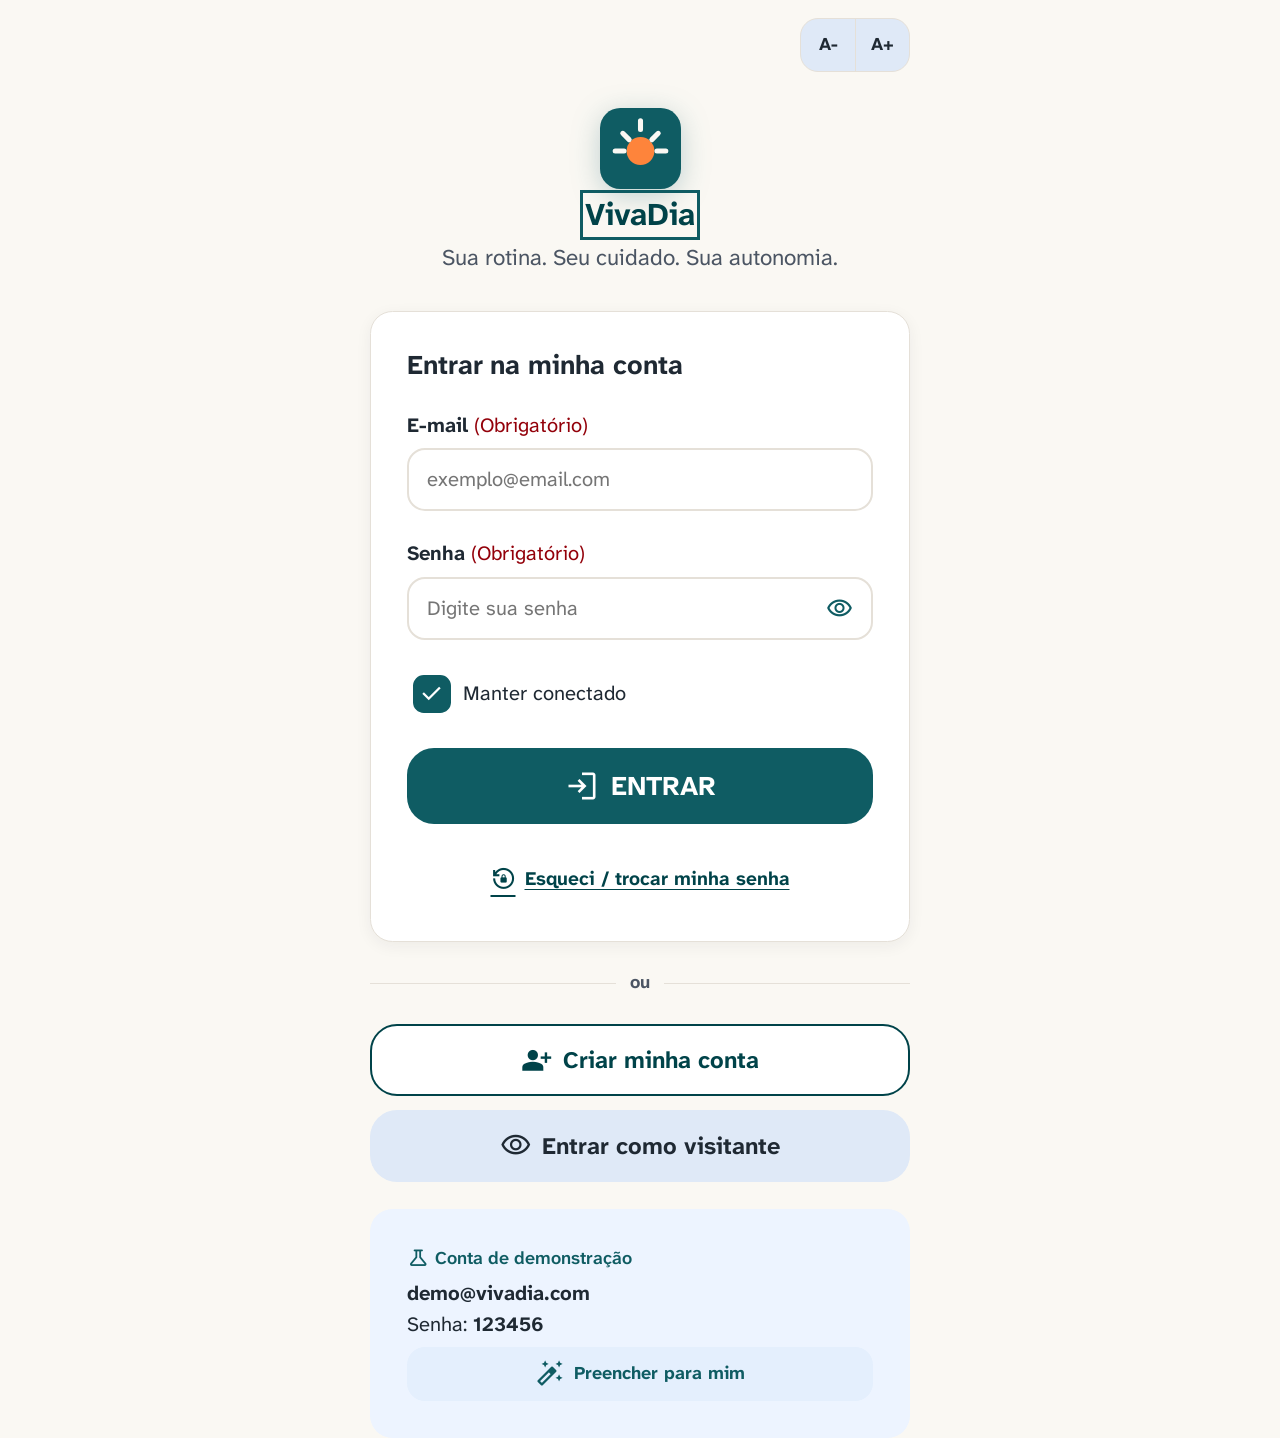
<file: index.html>
<!DOCTYPE html>
<html lang="pt-BR" data-font="large">

<head>
  <meta charset="UTF-8" />
  <meta name="viewport" content="width=device-width, initial-scale=1.0, viewport-fit=cover" />
  <meta name="theme-color" content="#0F5C63" />
  <title>VivaDia — Sua rotina. Seu cuidado. Sua autonomia.</title>
  <link rel="icon"
    href="data:image/svg+xml,%3Csvg xmlns='http://www.w3.org/2000/svg' viewBox='0 0 64 64'%3E%3Crect width='64' height='64' rx='16' fill='%230F5C63'/%3E%3Ccircle cx='32' cy='34' r='11' fill='%23FE843B'/%3E%3C/svg%3E" />
  <link rel="stylesheet" href="css/style.css" />
  <link rel="stylesheet" href="css/style-jogos.css" />
</head>

<body>
  <div id="app">
    <header class="header" id="header"></header>
    <main id="view"></main>
    <nav class="nav" id="nav" aria-label="Menu principal" hidden></nav>
  </div>
  <noscript>O VivaDia precisa do JavaScript ligado para funcionar.</noscript>

  <!-- scripts clássicos (sem módulos), assim funciona abrindo o arquivo direto, sem servidor -->
  <script src="js/utils.js"></script>
  <script src="js/data.js"></script>
  <script src="js/store.js"></script>
  <script src="js/auth.js"></script>
  <script src="js/components.js"></script>
  <script src="js/actions.js"></script>
  <script src="js/pages/hoje.js"></script>
  <script src="js/pages/medicamentos.js"></script>
  <script src="js/pages/agenda.js"></script>
  <script src="js/pages/mental.js"></script>
  <script src="js/pages/ajuda.js"></script>
  <script src="js/pages/preferencias.js"></script>
  <script src="js/pages/lembrete.js"></script>
  <script src="js/pages/auth.js"></script>
  <script src="js/app.js"></script>
</body>

</html>
</file>
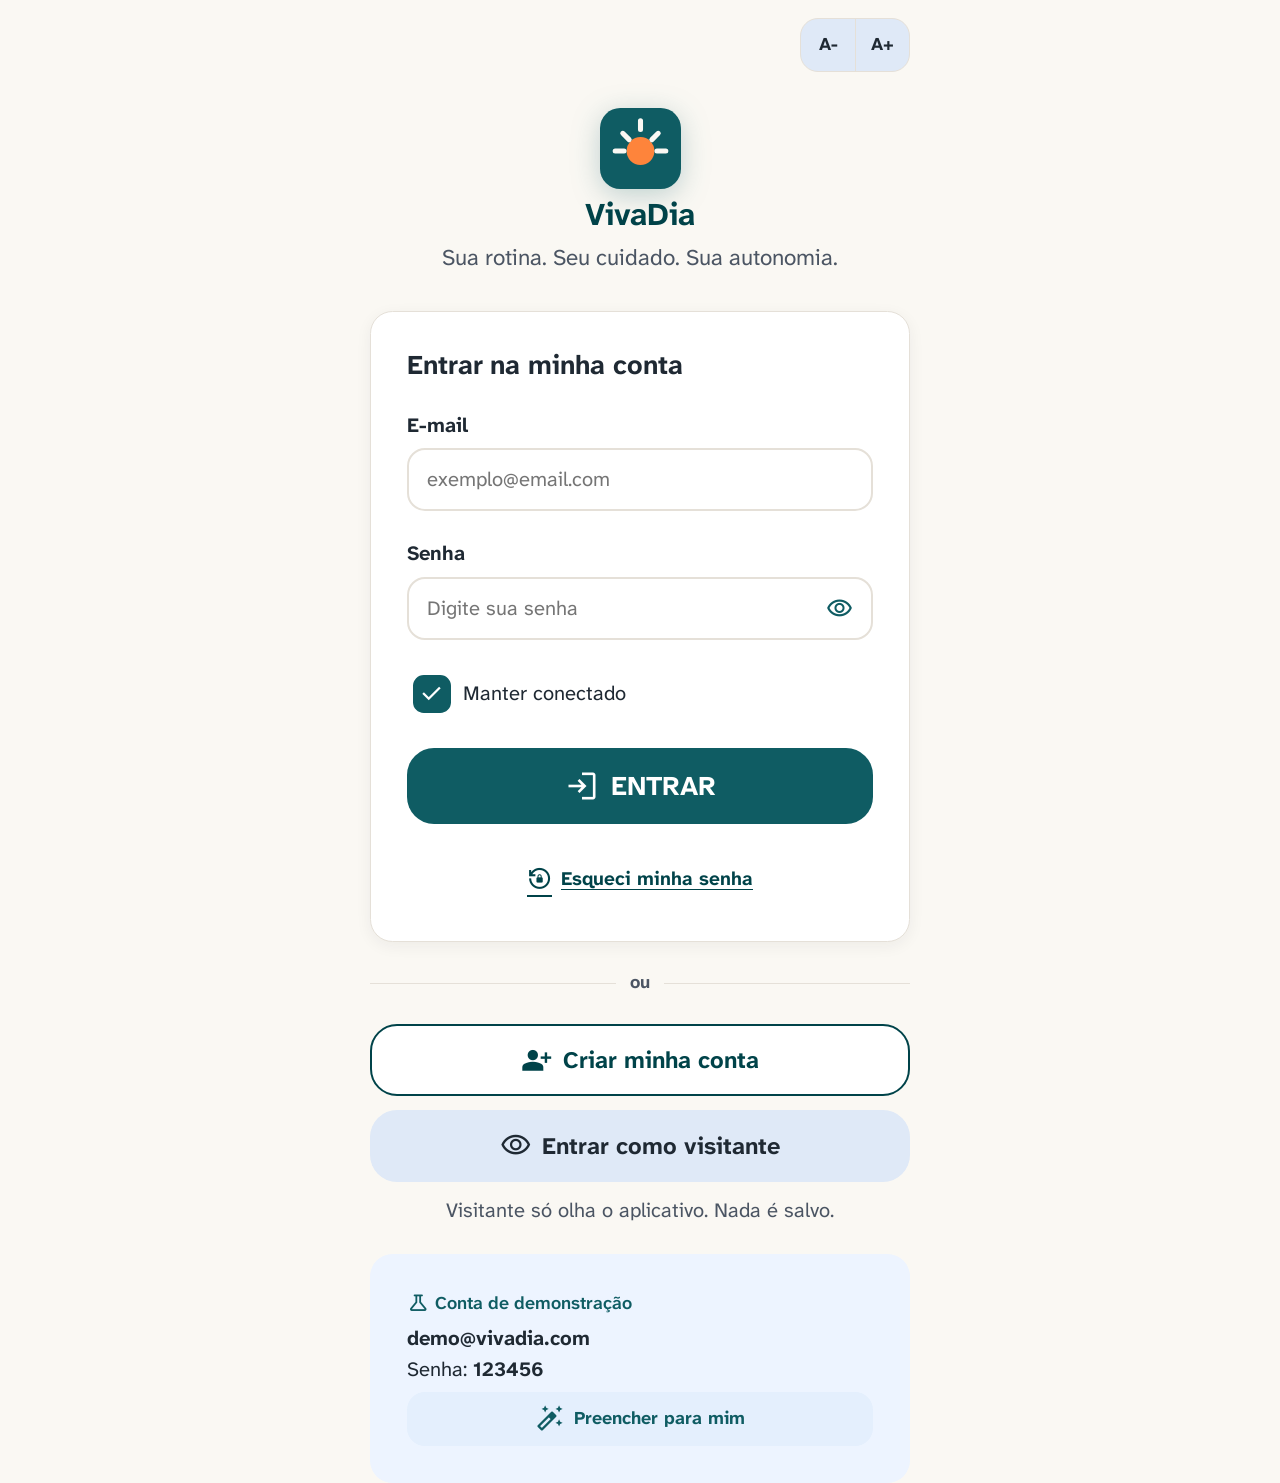
<file: vivadia/index.html>
<!DOCTYPE html>
<html lang="pt-BR" data-font="large">
  <head>
    <meta charset="UTF-8" />
    <meta name="viewport" content="width=device-width, initial-scale=1.0, viewport-fit=cover" />
    <meta name="theme-color" content="#0F5C63" />
    <title>VivaDia — Sua rotina. Seu cuidado. Sua autonomia.</title>
    <link rel="icon" href="data:image/svg+xml,%3Csvg xmlns='http://www.w3.org/2000/svg' viewBox='0 0 64 64'%3E%3Crect width='64' height='64' rx='16' fill='%230F5C63'/%3E%3Ccircle cx='32' cy='34' r='11' fill='%23FE843B'/%3E%3C/svg%3E" />
    <link rel="stylesheet" href="css/style.css" />
  </head>
  <body>
    <div id="app">
      <header class="header" id="header"></header>
      <main id="view" aria-live="polite"></main>
      <nav class="nav" id="nav" aria-label="Menu principal" hidden></nav>
    </div>
    <noscript>O VivaDia precisa do JavaScript ligado para funcionar.</noscript>

    <!-- scripts clássicos (sem módulos), assim funciona abrindo o arquivo direto, sem servidor -->
    <script src="js/utils.js"></script>
    <script src="js/data.js"></script>
    <script src="js/store.js"></script>
    <script src="js/auth.js"></script>
    <script src="js/components.js"></script>
    <script src="js/actions.js"></script>
    <script src="js/pages/hoje.js"></script>
    <script src="js/pages/medicamentos.js"></script>
    <script src="js/pages/agenda.js"></script>
    <script src="js/pages/ajuda.js"></script>
    <script src="js/pages/preferencias.js"></script>
    <script src="js/pages/lembrete.js"></script>
    <script src="js/pages/auth.js"></script>
    <script src="js/app.js"></script>
  </body>
</html>
</file>
<file: css/style.css>
/* ==========================================================================
   VivaDia — folha de estilos
   Tokens baseados no DESIGN.md. Tudo em rem: o A-/A+ escala a interface toda.
   ========================================================================== */

@font-face {
  font-family: 'Atkinson Hyperlegible Next';
  font-weight: 400;
  font-display: swap;
  src: url('../fonts/atkinson-400.woff2') format('woff2');
}

@font-face {
  font-family: 'Atkinson Hyperlegible Next';
  font-weight: 600;
  font-display: swap;
  src: url('../fonts/atkinson-600.woff2') format('woff2');
}

@font-face {
  font-family: 'Atkinson Hyperlegible Next';
  font-weight: 700;
  font-display: swap;
  src: url('../fonts/atkinson-700.woff2') format('woff2');
}

@font-face {
  font-family: 'Material Symbols Outlined';
  font-weight: 100 700;
  font-display: block;
  src: url('../fonts/material-symbols-outlined.woff2') format('woff2');
}

:root {
  --surface: #FAF8F3;
  --white: #ffffff;
  --pebble: #E5E0D8;
  --text: #1F2933;
  --text-2: #4B5563;

  --primary: #004349;
  --teal: #0F5C63;
  --teal-tint: #e4effd;
  --teal-soft: #edf4ff;
  --teal-fixed: #aceef6;
  --container-high: #dfe9f7;
  --container-highest: #d9e3f1;

  --accent: #9e4300;
  --accent-bright: #C2570C;
  --accent-soft: #ffdbcb;
  --accent-container: #fe843b;

  --green: #006122;
  --green-deep: #1E7B34;
  --green-soft: #9bf7a1;
  --green-bg: #E8F5E9;

  --amber-bg: #FEF3C7;
  --amber-text: #92400E;
  --grey-bg: #F3F4F6;
  --grey-text: #374151;

  --error: #ba1a1a;
  --error-soft: #ffdad6;
  --error-text: #93000a;

  --indigo: #5841B5;
  --indigo-bg: #ebe6fb;

  --inverse: #27313c;
  --inverse-text: #e8f2ff;

  --shadow-card: 0 4px 16px rgba(31, 41, 51, .06);
  --shadow-float: 0 12px 32px rgba(31, 41, 51, .14);

  --margin: 1.25rem;
  --gap: .75rem;
  --gap-lg: 1.25rem;
}

* {
  box-sizing: border-box;
}

html {
  font-size: 112.5%;
  -webkit-text-size-adjust: 100%;
  -webkit-tap-highlight-color: transparent;
  overscroll-behavior-y: none;
}

html[data-font="standard"] {
  font-size: 100%;
}

html[data-font="large"] {
  font-size: 112.5%;
}

html[data-font="xlarge"] {
  font-size: 125%;
}

body {
  margin: 0;
  background: var(--surface);
  color: var(--text);
  font-family: 'Atkinson Hyperlegible Next', system-ui, sans-serif;
  font-size: 1rem;
  line-height: 1.55;
  overscroll-behavior-y: none;
  overscroll-behavior-x: none;
  touch-action: pan-y;
}

button,
a,
input,
select,
textarea {
  font: inherit;
  color: inherit;
}

button {
  cursor: pointer;
  border: 0;
  background: none;
  touch-action: manipulation;
}

a {
  text-decoration: none;
}

h1,
h2,
h3,
h4,
p {
  margin: 0;
}

:focus-visible {
  outline: 3px solid var(--teal);
  outline-offset: 2px;
}

[hidden] {
  display: none !important;
}

.ms {
  font-family: 'Material Symbols Outlined';
  font-weight: normal;
  font-style: normal;
  font-size: 1.5rem;
  line-height: 1;
  letter-spacing: normal;
  text-transform: none;
  display: inline-block;
  white-space: nowrap;
  direction: ltr;
  -webkit-font-smoothing: antialiased;
  font-feature-settings: 'liga';
  user-select: none;
  flex-shrink: 0;
}

.ms.fill {
  font-variation-settings: 'FILL' 1;
}

/* ---------- Tipografia ---------- */
.t-time {
  font-size: 2.25rem;
  line-height: 1.2;
  font-weight: 700;
}

.t-time-m {
  font-size: 1.875rem;
  line-height: 1.25;
  font-weight: 700;
  font-variant-numeric: tabular-nums;
}

.t-h1 {
  font-size: 1.75rem;
  line-height: 1.25;
  font-weight: 700;
}

.t-h2 {
  font-size: 1.5rem;
  line-height: 1.3;
  font-weight: 700;
}

.t-h3 {
  font-size: 1.3125rem;
  line-height: 1.3;
  font-weight: 700;
}

.t-lg {
  font-size: 1.25rem;
  line-height: 1.5;
}

.t-md {
  font-size: 1.125rem;
  line-height: 1.55;
}

.t-bold {
  font-size: 1.125rem;
  line-height: 1.5;
  font-weight: 700;
}

.t-label {
  font-size: 1.125rem;
  line-height: 1.35;
  font-weight: 700;
}

.t-small {
  font-size: 1rem;
  line-height: 1.4;
  font-weight: 600;
}

.muted {
  color: var(--text-2);
}

.upper {
  text-transform: uppercase;
  letter-spacing: .06em;
}

.c-teal {
  color: var(--teal);
}

.c-primary {
  color: var(--primary);
}

.c-accent {
  color: var(--accent);
}

.c-green {
  color: var(--green-deep);
}

.center {
  text-align: center;
}

.trunc {
  overflow: hidden;
  text-overflow: ellipsis;
  white-space: nowrap;
}

/* ---------- Formulários e autenticação ---------- */
.field {
  display: flex;
  flex-direction: column;
  gap: .4rem;
}

.field>label,
.label {
  font-weight: 700;
  font-size: 1.125rem;
}

.input,
select.input,
textarea.input {
  width: 100%;
  min-height: 3.5rem;
  padding: .7rem 1rem;
  border: 2px solid var(--pebble);
  border-radius: 1rem;
  background: var(--white);
  font-size: 1.125rem;
}

.input:focus {
  border-color: var(--teal);
  outline: none;
  box-shadow: 0 0 0 3px rgba(15, 92, 99, .18);
}

.input.bad {
  border-color: var(--error);
}

.auth {
  width: 100%;
  max-width: 34rem;
  min-height: 100vh;
  min-height: 100dvh;
  margin: 0 auto;
  padding: 1rem var(--margin) 2rem;
  display: flex;
  flex-direction: column;
  gap: var(--gap-lg);
}

.auth-top {
  display: flex;
  align-items: center;
  justify-content: space-between;
  gap: var(--gap);
}

.auth-top .fontsize {
  margin-left: auto;
}

.auth-brand {
  display: flex;
  flex-direction: column;
  align-items: center;
  text-align: center;
  gap: .35rem;
  padding: .5rem 0;
}

.auth-brand svg {
  width: 4.5rem;
  height: 4.5rem;
  filter: drop-shadow(0 6px 14px rgba(15, 92, 99, .25));
}

.pw {
  position: relative;
}

.pw .input {
  padding-right: 4rem;
}

.pw-toggle {
  position: absolute;
  right: .35rem;
  top: 50%;
  transform: translateY(-50%);
  width: 3rem;
  height: 3rem;
  border-radius: .9rem;
  display: grid;
  place-items: center;
  color: var(--teal);
}

.pw-toggle:active {
  background: var(--teal-tint);
}

.chk {
  display: flex;
  align-items: center;
  gap: .7rem;
  min-height: 3rem;
  text-align: left;
}

.chk .box {
  width: 2.1rem;
  height: 2.1rem;
  border-radius: .6rem;
  border: 2.5px solid #6f797a;
  background: #fff;
  display: grid;
  place-items: center;
  color: transparent;
  flex-shrink: 0;
  transition: background .15s;
}

.chk[aria-checked="true"] .box {
  background: var(--teal);
  border-color: var(--teal);
  color: #fff;
}

.alert {
  display: flex;
  align-items: flex-start;
  gap: .6rem;
  padding: .8rem 1rem;
  border-radius: 1rem;
  background: var(--error-soft);
  color: var(--error-text);
  font-weight: 700;
  font-size: 1.0625rem;
  border: 1.5px solid #f3b3ad;
}

.errmsg {
  color: var(--error-text);
  font-size: 1rem;
  font-weight: 600;
}

.or {
  display: flex;
  align-items: center;
  gap: .8rem;
  color: var(--text-2);
  font-weight: 700;
}

.or::before,
.or::after {
  content: '';
  flex: 1;
  height: 1.5px;
  background: var(--pebble);
}

.strength {
  display: flex;
  align-items: center;
  gap: .7rem;
}

.strength-bar {
  display: flex;
  gap: .25rem;
  width: 5.5rem;
  flex-shrink: 0;
}

.strength-bar i {
  flex: 1;
  height: .5rem;
  border-radius: 9999px;
  background: var(--container-highest);
}

.strength[data-lv="1"] .strength-bar i:nth-child(-n+1) {
  background: var(--error);
}

.strength[data-lv="2"] .strength-bar i:nth-child(-n+2) {
  background: var(--accent-container);
}

.strength[data-lv="3"] .strength-bar i {
  background: var(--green-deep);
}

.guest-bar {
  display: flex;
  align-items: center;
  gap: .6rem;
  padding: .5rem var(--margin);
  background: var(--amber-bg);
  color: var(--amber-text);
  border-top: 1.5px solid #f6dc8a;
  font-weight: 700;
  font-size: 1rem;
  line-height: 1.3;
}

.guest-bar .grow {
  display: flex;
  align-items: center;
  gap: .4rem;
}

.guest-bar button {
  min-height: 2.5rem;
  padding: 0 .9rem;
  border-radius: 9999px;
  background: var(--amber-text);
  color: #fff;
  font-weight: 700;
  white-space: nowrap;
}

/* ---------- Estrutura ---------- */
#app {
  min-height: 100vh;
  min-height: 100dvh;
  display: flex;
  flex-direction: column;
  max-width: 34rem;
  margin: 0 auto;
  position: relative;
  background: var(--surface);
}

@media (min-width: 600px) {
  body {
    background: #ece8df;
  }

  #app {
    box-shadow: 0 0 40px rgba(0, 0, 0, .08);
  }
}

.header {
  position: sticky;
  top: 0;
  z-index: 30;
  background: rgba(250, 248, 243, .94);
  backdrop-filter: blur(14px);
  -webkit-backdrop-filter: blur(14px);
  box-shadow: 0 1px 8px rgba(0, 0, 0, .05);
  padding-top: env(safe-area-inset-top, 0);
}

.header-in {
  height: 4.5rem;
  padding: 0 var(--margin);
  display: flex;
  align-items: center;
  justify-content: space-between;
  gap: var(--gap);
}

.brand {
  display: flex;
  align-items: center;
  gap: .6rem;
  min-width: 0;
}

.brand svg {
  width: 2.25rem;
  height: 2.25rem;
  flex-shrink: 0;
}

.brand b {
  font-size: 1.5rem;
  color: var(--primary);
  letter-spacing: -.01em;
}

.back {
  width: 3rem;
  height: 3rem;
  border-radius: 1rem;
  background: var(--container-high);
  display: grid;
  place-items: center;
  flex-shrink: 0;
}

.back:active {
  background: #d1dbe8;
}

.header-title {
  font-size: 1.25rem;
  font-weight: 700;
  color: var(--primary);
  min-width: 0;
}

.header-right {
  display: flex;
  align-items: center;
  gap: .6rem;
}

.fontsize {
  display: inline-flex;
  height: 3rem;
  border-radius: 1rem;
  overflow: hidden;
  background: var(--container-high);
  border: 1.5px solid var(--pebble);
}

.fontsize button {
  min-width: 3rem;
  padding: 0 .55rem;
  font-weight: 700;
  font-size: 1rem;
  color: var(--text);
}

.fontsize button+button {
  border-left: 1.5px solid var(--pebble);
}

.fontsize button:active {
  background: #d1dbe8;
}

.fontsize button:disabled {
  opacity: .35;
}

.avatar {
  width: 2.75rem;
  height: 2.75rem;
  border-radius: 50%;
  background: var(--teal);
  color: #fff;
  font-weight: 700;
  display: grid;
  place-items: center;
  font-size: 1.15rem;
  flex-shrink: 0;
  border: 2px solid var(--white);
  box-shadow: var(--shadow-card);
}

main {
  flex: 1;
  min-width: 0;
  padding: 0 0 7.5rem;
}

main.no-nav {
  padding-bottom: 2rem;
}

.page {
  padding: .5rem var(--margin) 1rem;
  display: flex;
  flex-direction: column;
  gap: var(--gap-lg);
  animation: rise .22s ease-out;
}

@keyframes rise {
  from {
    opacity: 0;
    transform: translateY(12px);
  }

  to {
    opacity: 1;
    transform: none;
  }
}

@keyframes pop {
  from {
    opacity: 0;
    transform: scale(.92);
  }

  to {
    opacity: 1;
    transform: none;
  }
}

@keyframes pulse {

  0%,
  100% {
    transform: scale(1);
  }

  50% {
    transform: scale(1.08);
  }
}

@keyframes ping {

  75%,
  100% {
    transform: scale(1.7);
    opacity: 0;
  }
}

@keyframes shake {

  0%,
  100% {
    transform: none;
  }

  25% {
    transform: translateX(-6px);
  }

  75% {
    transform: translateX(6px);
  }
}

@keyframes flip {
  from {
    transform: rotateY(90deg);
  }

  to {
    transform: none;
  }
}

.nav {
  position: fixed;
  bottom: 0;
  left: 0;
  right: 0;
  width: 100%;
  max-width: 34rem;
  margin-inline: auto;
  z-index: 30;
  background: var(--white);
  box-shadow: 0 -4px 16px rgba(31, 41, 51, .08);
  padding-bottom: env(safe-area-inset-bottom, 0);
  border-top: 1.5px solid var(--pebble);
}

.nav-in {
  display: grid;
  grid-template-columns: repeat(3, 1fr);
  height: 5rem;
  padding: 0 .5rem;
}

.nav a {
  display: flex;
  flex-direction: column;
  align-items: center;
  justify-content: center;
  gap: .1rem;
  color: var(--text-2);
  font-weight: 600;
  font-size: 1rem;
  min-height: 3.5rem;
  margin: .5rem .25rem;
  border-radius: 1rem;
}

.nav a .ms {
  font-size: 1.75rem;
}

.nav a[aria-current="page"] {
  color: var(--teal);
  font-weight: 700;
  background: var(--teal-soft);
}

.nav a[aria-current="page"] .ms {
  font-variation-settings: 'FILL' 1;
}

/* ---------- Cartões ---------- */
.card {
  background: var(--white);
  border: 1.5px solid var(--pebble);
  border-radius: 1.25rem;
  box-shadow: var(--shadow-card);
  padding: var(--margin);
}

.card.flat {
  box-shadow: none;
}

.card.tint {
  background: var(--teal-soft);
  border-color: transparent;
}

.card.sunk {
  background: var(--container-high);
  border-color: transparent;
  box-shadow: none;
}

.card.accent-left {
  position: relative;
  overflow: hidden;
  padding-left: 1.6rem;
}

.card.accent-left::before {
  content: '';
  position: absolute;
  left: 0;
  top: 0;
  bottom: 0;
  width: .55rem;
  background: var(--accent);
}

.card.accent-left.teal::before {
  background: var(--teal);
}

.card.accent-top {
  position: relative;
  overflow: hidden;
  padding-top: 1.5rem;
}

.card.accent-top::before {
  content: '';
  position: absolute;
  left: 0;
  right: 0;
  top: 0;
  height: .5rem;
  background: var(--teal);
}

.stack {
  display: flex;
  flex-direction: column;
  gap: var(--gap);
}

.stack-lg {
  display: flex;
  flex-direction: column;
  gap: var(--gap-lg);
}

.stack-xs {
  display: flex;
  flex-direction: column;
  gap: .375rem;
}

.row {
  display: flex;
  align-items: center;
  gap: var(--gap);
}

.row.start {
  align-items: flex-start;
}

.row.between {
  justify-content: space-between;
}

.row.wrap {
  flex-wrap: wrap;
}

.grow {
  flex: 1;
  min-width: 0;
}

.grid2 {
  display: grid;
  grid-template-columns: 1fr 1fr;
  gap: var(--gap);
}

.section-head {
  display: flex;
  align-items: center;
  justify-content: space-between;
  gap: var(--gap);
}

.mt-xs {
  margin-top: .375rem;
}

.mt-sm {
  margin-top: .75rem;
}

.iconchip {
  width: 3rem;
  height: 3rem;
  border-radius: 1rem;
  display: grid;
  place-items: center;
  flex-shrink: 0;
}

.iconchip.sm {
  width: 2.75rem;
  height: 2.75rem;
}

.iconchip.lg {
  width: 3.5rem;
  height: 3.5rem;
}

.iconchip.round {
  border-radius: 50%;
}

.cat-med {
  background: var(--teal-tint);
  color: var(--teal);
}

.cat-consulta {
  background: var(--teal-fixed);
  color: var(--primary);
}

.cat-food {
  background: var(--accent-soft);
  color: #783100;
}

.cat-exercise {
  background: var(--green-soft);
  color: #00531c;
}

.cat-text-med {
  color: var(--teal);
}

.cat-text-consulta {
  color: var(--primary);
}

.cat-text-food {
  color: #B45309;
}

.cat-text-exercise {
  color: #15803D;
}

.cat-text-mind {
  color: var(--indigo);
}

/* ---------- Status ---------- */
.badge {
  display: inline-flex;
  align-items: center;
  gap: .3rem;
  padding: .3rem .8rem;
  border-radius: 9999px;
  font-size: 1rem;
  font-weight: 700;
  line-height: 1.3;
  white-space: nowrap;
  flex-shrink: 0;
}

.badge .ms {
  font-size: 1.25rem;
  font-variation-settings: 'FILL' 1;
}

.badge.done {
  background: var(--green-bg);
  color: var(--green-deep);
  border: 1.5px solid #b7dfbd;
}

.badge.pending {
  background: var(--amber-bg);
  color: var(--amber-text);
  border: 1.5px solid #f6dc8a;
}

.badge.snoozed {
  background: var(--grey-bg);
  color: var(--grey-text);
  border: 1.5px solid #d6d9de;
}

.badge.missed {
  background: var(--error-soft);
  color: var(--error-text);
  border: 1.5px solid #f3b3ad;
}

.badge.info {
  background: var(--teal-fixed);
  color: #004f55;
  border: 1.5px solid #8fd8e1;
}

.task-sheet-head {
  flex-wrap: wrap;
  row-gap: .5rem;
}

.task-sheet-head>.row {
  min-width: 0;
  flex: 1 1 12rem;
}

.task-sheet-head>.badge {
  margin-left: 0;
}

.pill-info {
  display: inline-flex;
  align-items: center;
  gap: .4rem;
  padding: .3rem .8rem;
  border-radius: 9999px;
  background: var(--container-high);
  color: var(--text-2);
  font-weight: 600;
  font-size: 1rem;
}

.pill-info .ms {
  font-size: 1.2rem;
}

/* ---------- Botões ---------- */
.btn {
  display: flex;
  align-items: center;
  justify-content: center;
  gap: .6rem;
  width: 100%;
  min-height: 3.5rem;
  padding: .75rem 1.1rem;
  border-radius: 1.5rem;
  font-weight: 700;
  font-size: 1.125rem;
  line-height: 1.2;
  text-align: center;
  border: 2px solid transparent;
  transition: transform .08s, background .15s;
  user-select: none;
}

.btn:active {
  transform: scale(.98);
}

.btn .ms {
  font-size: 1.6rem;
}

.btn:disabled {
  opacity: .45;
  cursor: not-allowed;
}

.btn.lg {
  min-height: 4rem;
  font-size: 1.3125rem;
}

.btn.xl {
  min-height: 4.25rem;
  font-size: 1.5rem;
}

.btn.sm {
  min-height: 3rem;
  font-size: 1rem;
  padding: .5rem .9rem;
  border-radius: 1rem;
}

.btn-primary {
  background: var(--teal);
  color: #fff;
}

.btn-primary:active {
  background: var(--primary);
}

.btn-success {
  background: var(--green);
  color: #fff;
}

.btn-success:active {
  background: var(--primary);
}

.btn-accent {
  background: var(--accent-bright);
  color: #fff;
}

.btn-accent:active {
  background: var(--accent);
}

.btn-outline {
  background: var(--white);
  color: var(--primary);
  border-color: var(--primary);
}

.btn-outline:active {
  background: var(--teal-tint);
}

.btn-soft {
  background: var(--container-high);
  color: var(--text);
}

.btn-soft:active {
  background: var(--container-highest);
}

.btn-softteal {
  background: var(--teal-tint);
  color: var(--teal);
}

.btn-softteal:active {
  background: var(--container-high);
}

.btn-peach {
  background: var(--accent-container);
  color: #4d1d00;
}

.btn-danger {
  background: var(--error);
  color: #fff;
}

.btn-dangersoft {
  background: var(--white);
  color: var(--error);
  border-color: var(--error);
}

.btn-wa {
  background: #1f8a3f;
  color: #fff;
}

.btn-link {
  background: none;
  color: var(--primary);
  text-decoration: underline;
  text-underline-offset: 4px;
  min-height: 3rem;
  width: auto;
  font-size: 1.0625rem;
  padding: .5rem 1rem;
}

a.btn {
  text-decoration: none;
}

/* ---------- Progresso ---------- */
.segments {
  display: flex;
  gap: .35rem;
  height: .85rem;
  margin: .5rem 0;
}

.segments i {
  flex: 1;
  border-radius: 9999px;
  background: var(--container-highest);
  transition: background .3s;
}

.segments i.on {
  background: var(--green);
}

.bar {
  height: .9rem;
  background: var(--container-highest);
  border-radius: 9999px;
  overflow: hidden;
}

.bar>div {
  height: 100%;
  background: var(--teal);
  border-radius: 9999px;
  transition: width .5s;
}

.ring {
  width: 3.25rem;
  height: 3.25rem;
  border-radius: 50%;
  background: var(--white);
  color: var(--teal);
  display: grid;
  place-items: center;
  font-weight: 700;
  box-shadow: var(--shadow-card);
  flex-shrink: 0;
}

/* ---------- Linhas de tarefa (Hoje) ---------- */
.task-row {
  display: flex;
  align-items: center;
  justify-content: space-between;
  gap: var(--gap);
  width: 100%;
  text-align: left;
  padding: 1rem var(--gap);
  background: var(--white);
  border: 1.5px solid var(--pebble);
  border-radius: 1.25rem;
  box-shadow: var(--shadow-card);
  min-height: 4.5rem;
}

.task-row:active {
  background: var(--teal-soft);
}

.task-row.current {
  border-left: .35rem solid var(--primary);
}

.task-row .grow {
  flex: 1 1 auto;
  min-width: 0;
  display: flex;
  align-items: center;
  gap: var(--gap);
}

.task-row .txt {
  min-width: 0;
}

.task-details {
  flex-shrink: 0;
  width: auto;
  height: auto;
  padding-block: .75rem;
}

/* ---------- Áreas ---------- */
.area {
  display: flex;
  flex-direction: column;
  align-items: center;
  justify-content: center;
  gap: .5rem;
  min-height: 7rem;
  padding: 1rem;
  text-align: center;
  font-weight: 700;
  font-size: 1.125rem;
  line-height: 1.25;
  background: var(--white);
  border: 1.5px solid var(--pebble);
  border-radius: 1.25rem;
  box-shadow: var(--shadow-card);
}

.area:active {
  background: var(--teal-soft);
  transform: scale(.98);
}

.area .iconchip {
  width: 3.5rem;
  height: 3.5rem;
}

.area .ms {
  font-size: 2rem;
}

/* ---------- Agenda ---------- */
.days {
  display: flex;
  gap: var(--gap);
  overflow-x: auto;
  padding: .5rem var(--margin) .75rem;
  touch-action: pan-x;
  overscroll-behavior-x: contain;
}

.day {
  min-width: 4.5rem;
  height: 6rem;
  border-radius: 1.25rem;
  background: var(--white);
  border: 1.5px solid var(--pebble);
  box-shadow: var(--shadow-card);
  display: flex;
  flex-direction: column;
  align-items: center;
  justify-content: center;
  gap: .1rem;
  flex-shrink: 0;
}

.day small {
  font-size: 1rem;
  font-weight: 600;
  text-transform: uppercase;
  letter-spacing: .05em;
  color: var(--text-2);
}

.day b {
  font-size: 1.5rem;
  line-height: 1.1;
}

.day .dot {
  width: .6rem;
  height: .6rem;
  border-radius: 50%;
  background: var(--pebble);
  border: 1.5px solid var(--outline, #6f797a);
}

.day .dot.ok {
  background: var(--green);
  border-color: var(--green);
}

.day .dot.part {
  background: var(--accent-container);
  border-color: var(--accent);
}

.day.sel {
  background: var(--teal);
  border-color: var(--teal);
  color: #fff;
  transform: scale(1.05);
  box-shadow: var(--shadow-float);
}

.day.sel small {
  color: var(--teal-fixed);
}

.month-grid {
  display: grid;
  grid-template-columns: repeat(7, minmax(0, 1fr));
  gap: .35rem;
  padding: .5rem var(--margin) .75rem;
  text-align: center;
}

.month-day {
  min-height: 3.5rem;
  border: 1.5px solid var(--pebble);
  border-radius: .75rem;
  background: var(--white);
  color: var(--text);
  display: flex;
  flex-direction: column;
  align-items: center;
  justify-content: center;
  gap: .2rem;
}

.month-day.outside {
  opacity: .45;
}

.month-day.sel {
  background: var(--teal);
  border-color: var(--teal);
  color: #fff;
}

.month-day .dot {
  width: .45rem;
  height: .45rem;
  border-radius: 50%;
  background: var(--pebble);
}

.month-day .dot.ok {
  background: var(--green);
}

.month-day .dot.part {
  background: var(--accent);
}

.filters {
  display: flex;
  gap: var(--gap);
  overflow-x: auto;
  padding: .25rem var(--margin);
  touch-action: pan-x;
  overscroll-behavior-x: contain;
}

.pill {
  height: 3.5rem;
  padding: 0 1.1rem;
  border-radius: 9999px;
  background: var(--container-high);
  border: 1.5px solid transparent;
  display: inline-flex;
  align-items: center;
  gap: .5rem;
  font-weight: 700;
  font-size: 1.0625rem;
  white-space: nowrap;
  flex-shrink: 0;
}

.pill.on {
  background: var(--teal);
  color: #fff;
}

.hero {
  border-radius: 1.25rem;
  overflow: hidden;
  box-shadow: var(--shadow-card);
  background: var(--container);
}

.hero-img {
  height: 6.5rem;
  background: linear-gradient(135deg, #aceef6 0%, #ffdbcb 100%);
  display: flex;
  align-items: center;
  justify-content: center;
  gap: 1rem;
  font-size: 2.6rem;
}

.period {
  display: flex;
  align-items: center;
  gap: .6rem;
  padding: .25rem 0;
}

.period .iconchip {
  width: 2.5rem;
  height: 2.5rem;
  border-radius: 50%;
}

.period .ms {
  font-size: 1.4rem;
}

.task-card {
  background: var(--white);
  border: 1.5px solid var(--pebble);
  border-radius: 1.25rem;
  box-shadow: var(--shadow-card);
  padding: 1rem var(--margin) var(--margin);
}

.task-card.next {
  border-color: var(--teal);
}

.task-card .time {
  min-width: 5rem;
}

.note {
  background: var(--teal-soft);
  border-radius: 1rem;
  padding: .75rem 1rem;
}

/* ---------- Formulários ---------- */
.field {
  display: flex;
  flex-direction: column;
  gap: .4rem;
}

.field>label,
.label {
  font-weight: 700;
  font-size: 1.125rem;
}

.input,
select.input,
textarea.input {
  width: 100%;
  min-height: 3.5rem;
  padding: .7rem 1rem;
  border: 2px solid var(--pebble);
  border-radius: 1rem;
  background: var(--white);
  font-size: 1.125rem;
}

.input:focus {
  border-color: var(--teal);
  outline: none;
  box-shadow: 0 0 0 3px rgba(15, 92, 99, .18);
}

.input.bad {
  border-color: var(--error);
}

.errmsg {
  color: var(--error-text);
  font-weight: 600;
  font-size: 1rem;
}

.chips {
  display: flex;
  flex-wrap: wrap;
  gap: .6rem;
}

.chip {
  min-height: 3.25rem;
  padding: 0 1rem;
  border-radius: 9999px;
  border: 2px solid var(--pebble);
  background: var(--white);
  font-weight: 700;
  display: inline-flex;
  align-items: center;
  gap: .4rem;
}

.chip.on {
  background: var(--teal);
  border-color: var(--teal);
  color: #fff;
}

.timerow {
  display: flex;
  gap: .6rem;
  align-items: center;
}

.timerow .input {
  flex: 1;
  font-weight: 700;
  font-size: 1.375rem;
}

.iconbtn {
  width: 3.5rem;
  height: 3.5rem;
  border-radius: 1rem;
  background: var(--container-high);
  display: grid;
  place-items: center;
  flex-shrink: 0;
}

/* Switch */
.switch {
  width: 5rem;
  height: 2.75rem;
  border-radius: 9999px;
  background: var(--outline-variant, #bfc8c9);
  padding: .2rem;
  display: flex;
  align-items: center;
  justify-content: flex-start;
  flex-shrink: 0;
  transition: background .2s;
  box-shadow: inset 0 1px 3px rgba(0, 0, 0, .15);
}

.switch .knob {
  width: 2.35rem;
  height: 2.35rem;
  border-radius: 50%;
  background: #fff;
  display: grid;
  place-items: center;
  color: #6f797a;
  box-shadow: 0 1px 4px rgba(0, 0, 0, .3);
  transition: transform .2s;
}

.switch .knob .ms {
  font-size: 1.4rem;
}

.switch[aria-checked="true"] {
  background: var(--teal);
}

.switch[aria-checked="true"] .knob {
  transform: translateX(2.2rem);
  color: var(--teal);
}

/* Seletor de fonte */
.seg {
  display: grid;
  grid-template-columns: repeat(3, 1fr);
  gap: .4rem;
  padding: .3rem;
  border-radius: 1.25rem;
  background: var(--container);
}

.seg button {
  min-height: 4rem;
  border-radius: 1rem;
  display: flex;
  flex-direction: column;
  align-items: center;
  justify-content: center;
  font-weight: 700;
}

.seg button small {
  font-size: 1rem;
  font-weight: 600;
  color: var(--text-2);
}

.seg button[aria-checked="true"] {
  background: var(--teal);
  color: #fff;
  box-shadow: var(--shadow-card);
}

.seg button[aria-checked="true"] small {
  color: var(--teal-fixed);
}

/* ---------- Modal / sheet / toast ---------- */
.overlay {
  position: fixed;
  inset: 0;
  z-index: 60;
  background: rgba(31, 41, 51, .5);
  display: flex;
  align-items: flex-end;
  justify-content: center;
  padding: var(--gap);
  animation: fadein .15s;
}

@keyframes fadein {
  from {
    opacity: 0;
  }

  to {
    opacity: 1;
  }
}

.modal {
  width: 100%;
  max-width: 32rem;
  max-height: 90vh;
  overflow-y: auto;
  background: var(--white);
  border-radius: 1.5rem;
  box-shadow: var(--shadow-float);
  padding: 1.5rem;
  display: flex;
  flex-direction: column;
  gap: var(--gap-lg);
  animation: rise .22s ease-out;
  margin-bottom: env(safe-area-inset-bottom, 0);
}

.toast-wrap {
  position: fixed;
  left: 0;
  right: 0;
  top: 5rem;
  z-index: 80;
  display: flex;
  flex-direction: column;
  align-items: center;
  gap: .5rem;
  padding: 0 var(--margin);
  pointer-events: none;
}

.toast {
  pointer-events: auto;
  width: 100%;
  max-width: 32rem;
  display: flex;
  align-items: center;
  gap: var(--gap);
  padding: 1rem var(--margin);
  border-radius: 1.25rem;
  box-shadow: var(--shadow-float);
  background: var(--inverse);
  color: var(--inverse-text);
  animation: pop .2s ease-out;
}

.toast.ok {
  background: var(--green);
  color: #fff;
}

.toast.warn {
  background: var(--accent);
  color: #fff;
}

.toast .ms {
  font-size: 2rem;
}

/* ---------- Lembrete em tela cheia ---------- */
.reminder {
  min-height: 100vh;
  min-height: 100dvh;
  height: auto;
  padding: 2rem var(--margin) 4rem;
  display: flex;
  flex-direction: column;
  justify-content: flex-start;
  align-items: center;
  text-align: center;
  gap: 1.25rem;
  background: var(--surface);
  overflow-y: auto;
  -webkit-overflow-scrolling: touch;
}

.reminder .big-icon {
  position: relative;
  width: 7rem;
  height: 7rem;
  border-radius: 50%;
  background: var(--teal-tint);
  display: grid;
  place-items: center;
}

.reminder .big-icon .core {
  width: 5.5rem;
  height: 5.5rem;
  border-radius: 50%;
  background: var(--teal);
  color: #fff;
  display: grid;
  place-items: center;
}

.reminder .big-icon .core .ms {
  font-size: 3.2rem;
}

.reminder .big-icon::after {
  content: '';
  position: absolute;
  inset: 0;
  border-radius: 50%;
  background: rgba(15, 92, 99, .18);
  animation: ping 1.6s cubic-bezier(0, 0, .2, 1) infinite;
}

.reminder .clock {
  font-size: 4.25rem;
  line-height: 1;
  font-weight: 700;
  letter-spacing: -.02em;
  font-variant-numeric: tabular-nums;
}

/* ---------- Ajuda ---------- */
.sos {
  background: var(--error-soft);
  border-radius: 1.25rem;
  box-shadow: var(--shadow-card);
  padding: var(--margin);
  display: flex;
  flex-direction: column;
  gap: var(--gap-lg);
}

.sos .iconchip {
  background: var(--error);
  color: #fff;
  animation: pulse 2s infinite;
}

details.faq {
  background: var(--white);
  border: 1.5px solid var(--pebble);
  border-radius: 1.25rem;
  box-shadow: var(--shadow-card);
  padding: 0 var(--margin);
}

details.faq summary {
  list-style: none;
  cursor: pointer;
  display: flex;
  align-items: center;
  gap: var(--gap);
  padding: 1rem 0;
  min-height: 4rem;
  font-weight: 700;
  font-size: 1.125rem;
}

details.faq summary::-webkit-details-marker {
  display: none;
}

details.faq summary .chev {
  margin-left: auto;
  transition: transform .2s;
}

details.faq[open] summary .chev {
  transform: rotate(180deg);
}

details.faq .answer {
  padding: 0 0 1.1rem;
  color: var(--text-2);
  display: flex;
  flex-direction: column;
  gap: var(--gap);
}

.contact-av {
  width: 4rem;
  height: 4rem;
  border-radius: 50%;
  display: grid;
  place-items: center;
  font-size: 1.6rem;
  font-weight: 700;
  flex-shrink: 0;
  background: var(--teal-fixed);
  color: var(--primary);
}

.tag {
  display: inline-block;
  padding: .1rem .7rem;
  border-radius: 9999px;
  background: var(--green-soft);
  color: #00531c;
  font-weight: 700;
  font-size: 1rem;
}

.empty {
  text-align: center;
  padding: 2rem 1rem;
  color: var(--text-2);
  display: flex;
  flex-direction: column;
  align-items: center;
  gap: .5rem;
}

.empty .ms {
  font-size: 3rem;
  color: var(--teal);
}

.hist {
  display: flex;
  align-items: center;
  justify-content: space-between;
  gap: var(--gap);
  padding: .75rem 1rem;
  border-radius: 1rem;
  background: var(--teal-soft);
}

.hr {
  height: 1.5px;
  background: var(--pebble);
  border: 0;
  margin: 0;
}

.no-scrollbar::-webkit-scrollbar {
  display: none;
}

.no-scrollbar,
.days,
.filters {
  scrollbar-width: none;
}

.days::-webkit-scrollbar,
.filters::-webkit-scrollbar {
  display: none;
}

.btn-link {
  display: inline-flex;
  align-items: center;
  justify-content: center;
  gap: .5rem;
  font-weight: 700;
}

.btn-link .ms {
  font-size: 1.4rem;
}

/* ==========================================================================
   RESPONSIVO
   Celular (base acima) -> celular pequeno / paisagem -> tablet (700px) -> desktop (900px+)
   Desktop: menu lateral fixo no lugar da barra de baixo, conteúdo centralizado e em colunas.
   ========================================================================== */
:root {
  --col: 34rem;
  --side: 16rem;
}

.desk-only,
.nav a.desk-only,
.nav-brand {
  display: none;
}

#app.fs main {
  padding-bottom: 0;
}

.header-in {
  padding-left: max(var(--margin), env(safe-area-inset-left, 0px));
  padding-right: max(var(--margin), env(safe-area-inset-right, 0px));
}

.nav-in {
  padding-left: max(.5rem, env(safe-area-inset-left, 0px));
  padding-right: max(.5rem, env(safe-area-inset-right, 0px));
}

@media (hover: hover) and (pointer: fine) {
  .btn:hover {
    filter: brightness(1.07);
  }

  .task-row:hover,
  .option:hover {
    background: var(--teal-soft);
  }

  .area:hover {
    background: var(--teal-soft);
    box-shadow: var(--shadow-float);
  }

  .day:not(.sel):hover,
  .pill:not(.on):hover,
  .iconbtn:hover,
  .back:hover {
    background: var(--container-highest);
  }

  .chip:not(.on):hover {
    border-color: var(--teal);
  }

  .mem-card:not(.up):not(.matched):hover {
    filter: brightness(1.12);
  }

  details.faq summary:hover {
    color: var(--teal);
  }
}

@media (prefers-reduced-motion: reduce) {

  *,
  *::before,
  *::after {
    animation-duration: .01ms !important;
    animation-iteration-count: 1 !important;
    transition-duration: .01ms !important;
  }
}

/* Celulares pequenos (até 380px) */
@media (max-width: 380px) {
  :root {
    --margin: 1rem;
  }

  .brand b {
    font-size: 1.25rem;
  }

  .brand svg {
    width: 2rem;
    height: 2rem;
  }

  .header-right {
    gap: .4rem;
  }

  .fontsize button {
    min-width: 2.6rem;
    padding: 0 .4rem;
  }

  .t-time {
    font-size: 2rem;
  }

  .t-time-m {
    font-size: 1.625rem;
  }

  .btn.xl {
    font-size: 1.3125rem;
  }

  .reminder .clock {
    font-size: 3.5rem;
  }

  .day {
    min-width: 4rem;
  }
}

/* Celular na horizontal / telas baixas */
@media (max-height: 480px) and (orientation: landscape) {
  .header-in {
    height: 3.75rem;
  }

  .nav-in {
    height: 4rem;
  }

  .nav a {
    min-height: 3rem;
    margin: .25rem;
    flex-direction: row;
    gap: .5rem;
  }

  .modal {
    max-height: 94vh;
  }

  .reminder {
    justify-content: flex-start;
  }

  .reminder .big-icon {
    width: 5rem;
    height: 5rem;
  }

  .reminder .big-icon .core {
    width: 4rem;
    height: 4rem;
  }

  .reminder .big-icon .core .ms {
    font-size: 2.4rem;
  }

  .reminder .clock {
    font-size: 3rem;
  }
}

/* Celular: sem barra de baixo em telas sem aba (detalhes e formulários) */
@media (max-width: 899px) {
  #app.notab .nav {
    display: none;
  }
}

/* Tablet (700px+): coluna mais larga, diálogos centralizados */
@media (min-width: 700px) {
  :root {
    --col: 44rem;
    --margin: 1.5rem;
  }

  #app,
  .nav {
    max-width: var(--col);
  }

  .overlay {
    align-items: center;
  }

  .modal {
    max-width: 34rem;
    margin-bottom: 0;
  }

  .toast-wrap {
    top: 5.5rem;
  }

  .days .day {
    flex: 1 0 4.5rem;
  }

  .options {
    max-width: 36rem;
    margin-inline: auto;
    width: 100%;
  }

  .pair-wrap {
    grid-template-columns: 1fr 1fr;
  }
}

/* Desktop (900px+): menu lateral */
@media (min-width: 900px) {
  :root {
    --margin: 2rem;
    --gap-lg: 1.5rem;
  }

  body {
    background: var(--surface);
  }

  #app {
    max-width: none;
    box-shadow: none;
    padding-left: var(--side);
  }

  #app.fs {
    padding-left: 0;
  }

  .nav {
    top: 0;
    bottom: auto;
    left: 0;
    right: auto;
    transform: none;
    width: var(--side);
    max-width: none;
    margin-inline: 0;
    height: 100vh;
    height: 100dvh;
    display: flex;
    flex-direction: column;
    gap: .5rem;
    padding: 1.5rem 1rem calc(1.5rem + env(safe-area-inset-bottom, 0px));
    border-top: 0;
    border-right: 1.5px solid var(--pebble);
    box-shadow: none;
    overflow-y: auto;
  }

  .nav-brand {
    display: flex;
    align-items: center;
    gap: .6rem;
    padding: 0 .75rem 1.25rem;
  }

  .nav-brand svg {
    width: 2.5rem;
    height: 2.5rem;
    flex-shrink: 0;
  }

  .nav-brand b {
    font-size: 1.5rem;
    color: var(--primary);
    letter-spacing: -.01em;
  }

  .nav-in {
    display: flex;
    flex-direction: column;
    height: auto;
    gap: .4rem;
    padding: 0;
  }

  .nav a,
  .nav a.desk-only {
    display: flex;
    flex-direction: row;
    justify-content: flex-start;
    gap: .9rem;
    min-height: 3.5rem;
    margin: 0;
    padding: 0 1rem;
    font-size: 1.125rem;
  }

  .nav a:not([aria-current]):hover {
    background: var(--teal-soft);
    color: var(--teal);
  }

  .header-in {
    height: 5rem;
  }

  .brand {
    display: none;
  }

  .header-title.desk-only {
    display: block;
    font-size: 1.625rem;
  }

  main {
    padding-bottom: 2.5rem;
  }

  .page {
    width: 100%;
    max-width: 54rem;
    margin-inline: auto;
    padding-top: 1.25rem;
  }

  .page.dash,
  .page.agenda,
  .page:has(> .cards2) {
    max-width: 78rem;
  }

  .page:has(> .contacts) {
    max-width: 70rem;
  }

  .reminder {
    max-width: 38rem;
    margin: 0 auto;
  }

  .reminder .clock {
    font-size: 5rem;
  }

  .agenda> :nth-child(5) {
    display: grid;
    grid-template-columns: repeat(auto-fit, minmax(21rem, 1fr));
    gap: var(--gap-lg);
    align-items: start;
  }

  .agenda> :nth-child(5)>.btn,
  .agenda> :nth-child(5)>.empty {
    grid-column: 1 / -1;
  }

  .cards2 {
    display: flex;
    flex-direction: column;
    gap: var(--gap-lg);
  }

  .contacts {
    display: grid;
    grid-template-columns: repeat(auto-fit, minmax(20rem, 1fr));
    gap: var(--gap-lg);
    align-items: start;
  }

  .contacts>.section-head {
    grid-column: 1 / -1;
  }
}

/* Desktop largo (1100px+): painéis em colunas */
@media (min-width: 1100px) {
  .page.dash {
    display: grid;
    grid-template-columns: minmax(0, 1.45fr) minmax(0, 1fr);
    column-gap: 0;
    row-gap: var(--gap-lg);
    align-items: start;
  }

  .dash>.d-prog {
    grid-column: 1 / -1;
  }

  .dash>.d-next {
    grid-column: 1;
    grid-row: 2;
  }

  .dash>.d-list {
    grid-column: 1;
    grid-row: 3;
  }

  .dash>.d-areas {
    grid-column: 2;
    grid-row: 2 / span 2;
    position: sticky;
    top: 6rem;
  }

  .page.agenda {
    display: grid;
    grid-template-columns: repeat(2, minmax(0, 1fr));
    row-gap: var(--gap-lg);
    align-items: stretch;
  }

  .agenda> :nth-child(1) {
    grid-column: 1 / -1;
    grid-row: 1;
  }

  .agenda> :nth-child(2) {
    grid-column: 1;
    grid-row: 2;
  }

  .agenda> :nth-child(4) {
    grid-column: 2;
    grid-row: 2;
  }

  .agenda> :nth-child(3) {
    grid-column: 1 / -1;
    grid-row: 3;
  }

  .agenda> :nth-child(5) {
    grid-column: 1 / -1;
    grid-row: 4;
  }

  .cards2 {
    display: grid;
    grid-template-columns: repeat(2, minmax(0, 1fr));
    align-items: start;
  }
}

#app {
  min-width: 0;
}

/* ==========================================================================
   AJUSTES MOBILE (até 599px)
   Selos/tags (PENDENTE, FEITA, ADIADA...) nunca ficam ao lado do texto:
   descem para a linha de baixo, alinhados com o texto do cartão.
   ========================================================================== */

/* Base: colunas de grid podem encolher e textos longos quebram (sem overflow:hidden) */
.page,
.card,
.task-row,
.task-card,
.modal {
  min-width: 0;
}

h1,
h2,
h3,
h4,
.t-bold,
.t-md,
.t-lg {
  overflow-wrap: anywhere;
}

.badge,
.pill-info {
  max-width: 100%;
}

@media (max-width: 599px) {

  /* ---------- Cabeçalho: A-/A+ não sobrepõe a marca ---------- */
  .header-in {
    gap: .5rem;
  }

  .header-in>.row {
    min-width: 0;
    flex: 1 1 auto;
  }

  .brand {
    flex: 1 1 auto;
  }

  .brand b {
    white-space: nowrap;
  }

  .header-right {
    flex-shrink: 0;
    gap: .4rem;
  }

  .guest-bar {
    flex-wrap: wrap;
  }

  /* ---------- HOJE: lista de atividades ---------- */
  .task-row {
    flex-wrap: wrap;
    align-items: flex-start;
    row-gap: .6rem;
    padding: 1rem;
  }

  .task-details {
    flex: 1 1 100%;
    width: 100%;
    text-align: right;
  }

  .task-row>.grow {
    flex: 1 1 100%;
    align-items: flex-start;
  }

  .task-row .txt {
    flex: 1 1 0;
  }

  /* selo desce para a linha de baixo, alinhado ao texto (após o ícone de 3rem) */
  .task-row>.badge {
    margin-left: calc(3rem + var(--gap));
  }

  /* "Próxima atividade" + selo */
  .d-next .row.between {
    flex-wrap: wrap;
    row-gap: .5rem;
  }

  .t-time {
    font-size: 2rem;
  }

  /* ---------- MEDICAMENTOS ---------- */
  .med-actions>.btn:last-child {
    flex: 0 0 100% !important;
    width: 100%;
  }

  .card-head {
    flex-wrap: wrap;
    row-gap: .6rem;
  }

  .card-head>.row {
    flex: 1 1 100%;
    min-width: 0;
  }

  .card-head>.badge {
    margin-left: calc(3rem + var(--gap));
  }

  .task-sheet-head>.badge {
    flex: 0 1 calc(100% - 3rem - var(--gap));
    width: calc(100% - 3rem - var(--gap));
    box-sizing: border-box;
    margin-left: calc(3rem + var(--gap));
  }

  .card-head .t-small {
    overflow-wrap: anywhere;
  }

  /* histórico do detalhe do medicamento */
  .hist {
    flex-wrap: wrap;
    row-gap: .5rem;
  }

  .hist>.badge {
    margin-left: 0;
  }

  /* ---------- AGENDA ---------- */
  .tc-head {
    flex-direction: column;
    align-items: stretch;
    gap: .6rem !important;
  }

  .tc-main {
    flex: 1 1 auto !important;
    width: 100%;
  }

  .tc-badge {
    flex: 0 0 auto;
  }

  .task-card {
    padding: 1rem;
  }

  .task-card .note {
    flex-wrap: nowrap;
  }

  .period {
    flex-wrap: wrap;
  }

  /* ---------- ATIVIDADES MENTAIS ---------- */
  .card .row.between.wrap {
    row-gap: .6rem;
  }

  /* ---------- AJUDA ---------- */
  .contacts .t-time-m {
    font-size: 1.5rem;
    overflow-wrap: anywhere;
  }

  .contacts .row>div[style*="min-width:0"] {
    flex: 1 1 0;
  }

  details.faq summary {
    align-items: flex-start;
  }

  details.faq summary>span {
    flex: 1 1 0;
    min-width: 0;
  }

  /* ---------- PREFERÊNCIAS ---------- */
  .pref-row {
    flex-wrap: wrap;
    row-gap: .75rem;
  }

  .pref-row>.grow {
    flex: 1 1 calc(100% - 3rem - var(--gap));
  }

  /* o botão liga/desliga desce para a linha de baixo */
  .pref-row>.switch {
    margin-left: calc(3rem + var(--gap));
  }

  .cg-row {
    flex-wrap: wrap;
    row-gap: .6rem;
  }

  .cg-row>.row {
    flex: 1 1 100%;
    min-width: 0;
  }

  .cg-row>.btn {
    width: 100%;
  }

  /* ---------- LEMBRETE em tela cheia ---------- */
  .reminder .pill-info {
    border-radius: 1rem;
    text-align: left;
    white-space: normal;
  }

  .reminder .clock {
    font-size: 3.75rem;
  }

  /* ---------- Botões de ação lado a lado: empilham se faltar espaço ---------- */
  .grid2 .btn {
    padding-inline: .6rem;
  }

  .modal {
    padding: 1.25rem;
  }
}

/* Celulares bem estreitos (até 360px) */
@media (max-width: 360px) {
  :root {
    --margin: .875rem;
  }

  .header-in {
    padding-left: .75rem;
    padding-right: .75rem;
  }

  .brand svg {
    width: 1.75rem;
    height: 1.75rem;
  }

  .brand b {
    font-size: 1.1rem;
  }

  .brand {
    gap: .4rem;
  }

  .fontsize {
    height: 2.5rem;
  }

  .fontsize button {
    min-width: 2.25rem;
    padding: 0 .3rem;
    font-size: .9rem;
  }

  .avatar {
    width: 2.5rem;
    height: 2.5rem;
    font-size: 1rem;
  }

  .task-row>.badge,
  .card-head>.badge,
  .pref-row>.switch {
    margin-left: 0;
  }

  .d-next .grid2 {
    grid-template-columns: 1fr;
  }

  .badge {
    font-size: .9rem;
  }
}


/* ==========================================================================
   CORREÇÃO DE OVERFLOW (causa raiz)
   Colunas 1fr não encolhem abaixo do conteúdo (min-width:auto), então
   palavras longas ("Alimentação", "Atividades Mentais") empurravam a grade
   para fora da tela. minmax(0,1fr) deixa a coluna encolher e o texto quebrar.
   ========================================================================== */
.grid2 {
  grid-template-columns: repeat(2, minmax(0, 1fr));
}

.grid2>*,
.area,
.mental-cols>*,
.seg>*,
.mem-grid>* {
  min-width: 0;
}

.area {
  overflow-wrap: anywhere;
  hyphens: auto;
}

.area>span {
  max-width: 100%;
}

.seg {
  grid-template-columns: repeat(3, minmax(0, 1fr));
}

.mem-grid {
  grid-template-columns: repeat(3, minmax(0, 1fr));
}

.nav-in {
  grid-template-columns: repeat(3, minmax(0, 1fr));
}

.nav a {
  min-width: 0;
  text-align: center;
}

@media (max-width: 599px) {
  .area {
    padding: .75rem .5rem;
    font-size: 1rem;
  }

  .area .iconchip {
    width: 3rem;
    height: 3rem;
  }

  .nav a {
    font-size: .9375rem;
  }
}

/* fonte extra grande em tela estreita: áreas em 1 coluna */
@media (max-width: 420px) {
  html[data-font="xlarge"] .d-areas .grid2 {
    grid-template-columns: minmax(0, 1fr);
  }
}


/* Ajuda: telefone e nome nunca empurram o card */
.contacts .card>.row>div {
  min-width: 0;
}

.contacts .t-time-m {
  overflow-wrap: anywhere;
}

/* Caça-palavras: colunas que encolhem, botões sem padding extra */
.wgrid {
  grid-template-columns: repeat(6, minmax(0, 1fr));
}

.wgrid button {
  min-width: 0;
  padding: 0;
  font-size: clamp(1.1rem, 5.5vw, 1.9rem);
}

.words span {
  letter-spacing: .04em;
}


/* ==========================================================================
   MENU INFERIOR COM 4 ATALHOS: Hoje · Medicamentos · Agenda · Ajuda
   ========================================================================== */
.nav-in {
  grid-template-columns: repeat(4, minmax(0, 1fr));
}

.nav .lbl-d {
  display: none;
}

@media (max-width: 899px) {
  .nav-in {
    padding: 0 .25rem;
  }

  .nav a {
    margin: .5rem .125rem;
    font-size: .875rem;
    line-height: 1.2;
    gap: .15rem;
  }

  .nav a .ms {
    font-size: 1.6rem;
  }

  .nav a span {
    max-width: 100%;
    overflow-wrap: anywhere;
  }

  .nav a .lbl-m {
    font-size: .75rem;
    white-space: nowrap;
  }
}

@media (max-width: 380px) {
  .nav a {
    font-size: .8125rem;
  }
}

@media (min-width: 900px) {
  .nav .lbl-m {
    display: none;
  }

  .nav .lbl-d {
    display: inline;
  }
}

/* ==========================================================================
   AJUSTES DA REVISÃO COM AS 10 HEURÍSTICAS DE NIELSEN
   ========================================================================== */

/* Aviso (toast) com botão de ação, ex.: "Desfazer" — H3 controle e liberdade */
.toast-act {
  flex-shrink: 0;
  min-height: 3rem;
  padding: 0 1rem;
  border-radius: 1rem;
  border: 2px solid currentColor;
  background: rgba(255, 255, 255, .16);
  color: inherit;
  font-weight: 700;
  font-size: 1.0625rem;
}

.toast-act:active {
  background: rgba(255, 255, 255, .32);
}

/* Entrada dos Ajustes sempre reconhecível: o círculo com a inicial ganha uma engrenagem — H6 */
.avatar {
  position: relative;
}

.avatar .gear {
  position: absolute;
  right: -.45rem;
  bottom: -.45rem;
  width: 1.35rem;
  height: 1.35rem;
  display: grid;
  place-items: center;
  border-radius: 50%;
  background: var(--white);
  color: var(--teal);
  box-shadow: var(--shadow-card);
}

/* ==========================================================================
   Entrar / Criar conta / Recuperar senha no celular (até 599px)
   Tudo cabe na tela sem rolar: cabeçalho numa linha só, espaços menores,
   conteúdo centralizado na vertical e letras que se ajustam à altura da tela.
   Se não couber (ex.: A+ no máximo ou tela muito baixa), a página rola.
   ========================================================================== */
@media (max-width: 599px) {

  /* Escala das letras pela altura visível da tela (--auth-fit = altura do conteúdo em rem).
     O A-/A+ continua funcionando: cada nível mantém a sua proporção. */
  html:has(.auth-login) {
    --auth-fit: 44.5;
  }

  html:has(.auth-reg) {
    --auth-fit: 47.5;
  }

  html:has(.auth-rec) {
    --auth-fit: 30;
  }

  @supports (height: 100svh) {
    html[data-font="standard"]:has(.auth) {
      font-size: clamp(12px, calc(100svh / var(--auth-fit) * .8889), 100%);
    }

    html:has(.auth),
    html[data-font="large"]:has(.auth) {
      font-size: clamp(13px, calc(100svh / var(--auth-fit)), 112.5%);
    }

    html[data-font="xlarge"]:has(.auth) {
      font-size: clamp(14px, calc(100svh / var(--auth-fit) * 1.1111), 125%);
    }
  }

  .auth {
    display: grid;
    grid-template-columns: auto auto minmax(0, 1fr) auto;
    align-content: center;
    align-items: center;
    row-gap: .55rem;
    column-gap: 0;
    padding: max(.5rem, env(safe-area-inset-top, 0px)) var(--margin) max(.75rem, env(safe-area-inset-bottom, 0px));
  }

  .auth>* {
    grid-column: 1 / -1;
    min-width: 0;
  }

  /* Cabeçalho em uma linha: [voltar] [logo] VivaDia ......... [A- A+] */
  .auth-top,
  .auth-brand {
    display: contents;
  }

  .auth-top .back {
    grid-area: 1 / 1;
    width: 2.6rem;
    height: 2.6rem;
    margin-right: .6rem;
  }

  .auth-top .fontsize {
    grid-area: 1 / 4;
    height: 2.6rem;
    margin-left: .5rem;
  }

  .auth-top .fontsize button {
    min-width: 2.6rem;
    padding: 0 .35rem;
  }

  .auth-brand svg {
    grid-area: 1 / 2;
    width: 2.6rem;
    height: 2.6rem;
  }

  .auth-brand h1 {
    grid-area: 1 / 3;
    margin-left: .6rem;
    font-size: 1.5rem;
    line-height: 1.2;
  }

  .auth-brand p {
    grid-area: 2 / 1 / 3 / -1;
    font-size: 1rem;
    line-height: 1.3;
    text-align: center;
  }

  /* Cartão do formulário mais compacto */
  .auth .card {
    padding: .8rem .9rem;
    border-radius: 1.1rem;
  }

  .auth .card.stack-lg {
    gap: .55rem;
  }

  .auth .t-h2 {
    font-size: 1.25rem;
    line-height: 1.25;
  }

  .auth .field {
    gap: .2rem;
  }

  .auth .field>label {
    font-size: 1rem;
    line-height: 1.3;
  }

  .auth .input {
    min-height: 2.75rem;
    padding: .4rem .85rem;
    border-radius: .85rem;
    /* nunca abaixo de 16px: evita o zoom automático do iPhone ao tocar no campo */
    font-size: max(16px, 1.0625rem);
  }

  .auth .pw .input {
    padding-right: 3.2rem;
  }

  .auth .pw-toggle {
    width: 2.6rem;
    height: 2.6rem;
  }

  .auth .chk {
    min-height: 2.6rem;
    gap: .55rem;
  }

  .auth .chk .box {
    width: 1.8rem;
    height: 1.8rem;
  }

  .auth .chk .t-md {
    font-size: 1rem;
    line-height: 1.3;
  }

  .auth .btn.xl {
    min-height: 3rem;
    padding: .45rem 1rem;
    font-size: 1.25rem;
  }

  .auth .btn.xl .ms {
    font-size: 1.6rem !important;
  }

  .auth .btn-link {
    min-height: 2.6rem;
    padding: .2rem .5rem;
    font-size: 1rem;
  }

  .auth .alert {
    padding: .5rem .75rem;
    font-size: 1rem;
  }

  .auth .errmsg {
    font-size: .9375rem;
    line-height: 1.3;
  }

  .auth .strength-bar {
    width: 4.25rem;
  }

  .auth .strength .t-small {
    font-size: .9375rem;
    line-height: 1.3;
  }

  .auth .note {
    padding: .5rem .75rem;
  }

  .auth .t-md {
    font-size: 1rem;
    line-height: 1.4;
  }

  .auth .or {
    font-size: .9375rem;
    line-height: 1.2;
  }

  /* Entrar: "Criar minha conta" e "Entrar como visitante" lado a lado */
  .auth-alt {
    display: grid;
    grid-template-columns: 1fr 1fr;
    gap: .5rem;
  }

  .auth-alt .btn.lg {
    min-height: 3rem;
    padding: .35rem .5rem;
    gap: .4rem;
    border-radius: 1rem;
    font-size: 1rem;
    line-height: 1.2;
  }

  .auth-alt .btn .ms {
    font-size: 1.45rem !important;
  }

  .auth-alt>p {
    grid-column: 1 / -1;
    font-size: .9375rem;
    line-height: 1.3;
  }

  /* Entrar: conta de demonstração em uma faixa (dados à esquerda, botão à direita) */
  .auth-demo {
    display: grid;
    grid-template-columns: max-content minmax(0, 1fr);
    align-items: center;
    column-gap: .5rem;
    row-gap: .1rem;
    padding: .55rem .75rem;
  }

  .auth-demo>span {
    grid-column: 1 / -1;
  }

  .auth-demo>p {
    grid-column: 1;
    font-size: .9375rem;
    line-height: 1.3;
    white-space: nowrap;
  }

  .auth-demo>.btn {
    grid-column: 2;
    grid-row: 2;
    justify-self: end;
    width: auto;
    max-width: 8.5rem;
    font-size: .9375rem;
    min-height: 2.75rem;
    padding: .3rem .6rem;
    gap: .35rem;
    line-height: 1.2;
  }

  .auth-foot {
    font-size: 1.0625rem;
    line-height: 1.3;
  }

  /* Recuperar senha */
  .auth-rec .badge {
    font-size: .875rem;
  }
}
</file>
<file: css/style-jogos.css>
/* ==========================================================================
   ATIVIDADES MENTAIS E JOGOS
   Cole este bloco no FINAL do style.css (não altera nada do que já existe).
   Usa as mesmas variáveis e se encaixa no layout responsivo atual
   (a largura da tela/menu lateral continua sendo controlada pelo seu CSS).
   ========================================================================== */

/* cor da categoria "mente" (atalho em Hoje, Agenda e lembretes) */
.cat-mind {
  background: var(--indigo-bg);
  color: var(--indigo);
}

/* faixa de emojis dos cartões */
.emoji-strip {
  display: flex;
  align-items: center;
  justify-content: center;
  gap: .6rem;
  font-size: 2.2rem;
  padding: .75rem;
  border-radius: 1rem;
  background: linear-gradient(135deg, var(--teal-fixed), #f3eefe);
}

/* lista de atividades: 1 coluna no celular, 2+ colunas quando houver espaço */
.mental-cols {
  display: grid;
  grid-template-columns: repeat(auto-fit, minmax(min(100%, 19rem), 1fr));
  gap: var(--gap);
}

.mental-cols>.card {
  height: 100%;
}

/* página de um jogo: centralizada e com largura confortável */
.game {
  width: 100%;
  max-width: 46rem;
  margin-inline: auto;
}

/* ---------- Jogo da memória ---------- */
.mem-grid {
  display: grid;
  grid-template-columns: repeat(3, 1fr);
  gap: .75rem;
  perspective: 800px;
  width: 100%;
  margin-inline: auto;
}

.mem-card {
  aspect-ratio: 1 / 1;
  border-radius: 1.25rem;
  font-size: clamp(2.4rem, 11vw, 3.4rem);
  display: grid;
  place-items: center;
  background: var(--teal);
  color: #fff;
  border: 3px solid var(--primary);
  box-shadow: var(--shadow-card);
  position: relative;
}

.mem-card .ms {
  font-size: 2.6rem;
  opacity: .85;
}

.mem-card.up {
  background: var(--white);
  border-color: var(--teal);
  animation: flip .22s ease-out;
}

.mem-card.matched {
  background: var(--green-bg);
  border-color: var(--green-deep);
}

.mem-card.matched::after {
  content: '✓';
  position: absolute;
  top: .2rem;
  right: .55rem;
  font-size: 1.1rem;
  color: var(--green-deep);
  font-weight: 700;
}

/* ---------- Atenção e foco (3 diferenças) ---------- */
.pair-wrap {
  display: grid;
  gap: var(--gap);
}

.egrid {
  display: grid;
  grid-template-columns: repeat(4, 1fr);
  gap: .35rem;
  padding: .5rem;
  background: var(--white);
  border: 2px solid var(--pebble);
  border-radius: 1.25rem;
}

.egrid button,
.egrid span {
  aspect-ratio: 1 / 1;
  display: grid;
  place-items: center;
  font-size: clamp(1.8rem, 8vw, 2.4rem);
  border-radius: .9rem;
  background: #f3f8f1;
  position: relative;
}

.egrid button:active {
  background: var(--teal-soft);
}

.egrid .found {
  outline: 4px solid var(--green);
  background: var(--green-bg);
}

.egrid .wrong {
  animation: shake .3s;
  background: var(--error-soft);
}

/* ---------- Caça-palavras ---------- */
.wgrid {
  display: grid;
  grid-template-columns: repeat(6, 1fr);
  gap: .35rem;
  width: 100%;
  max-width: 30rem;
  margin-inline: auto;
}

.wgrid button {
  aspect-ratio: 1 / 1;
  border-radius: .8rem;
  background: var(--white);
  border: 2px solid var(--pebble);
  font-size: clamp(1.4rem, 6.5vw, 1.9rem);
  font-weight: 700;
  color: var(--primary);
}

.wgrid button.start {
  background: var(--accent-soft);
  border-color: var(--accent-bright);
}

.wgrid button.found {
  background: var(--green-soft);
  border-color: var(--green-deep);
}

.words {
  display: flex;
  flex-wrap: wrap;
  gap: .5rem;
}

.words span {
  padding: .35rem .9rem;
  border-radius: 9999px;
  background: var(--container-high);
  font-weight: 700;
  letter-spacing: .08em;
}

.words span.found {
  background: var(--green-bg);
  color: var(--green-deep);
  text-decoration: line-through;
}

/* ---------- Raciocínio ---------- */
.options {
  display: flex;
  flex-direction: column;
  gap: var(--gap);
}

.option {
  min-height: 4rem;
  width: 100%;
  border-radius: 1.25rem;
  background: var(--white);
  border: 2px solid var(--pebble);
  padding: .75rem 1.1rem;
  font-weight: 700;
  font-size: 1.25rem;
  text-align: left;
  display: flex;
  align-items: center;
  gap: .8rem;
}

.option:active {
  background: var(--teal-soft);
}

.option.right {
  background: var(--green-bg);
  border-color: var(--green-deep);
}

.option.wrong {
  background: var(--error-soft);
  border-color: var(--error);
}

/* ---------- Tela de resultado ---------- */
.stars {
  font-size: 2.2rem;
  letter-spacing: .2rem;
}

/* ---------- Telas maiores: só ajustes dos jogos ---------- */
@media (min-width: 700px) {
  .mem-grid {
    grid-template-columns: repeat(4, 1fr);
    max-width: 38rem;
    gap: 1rem;
  }

  .egrid {
    gap: .5rem;
    padding: .75rem;
  }

  .game .options {
    display: grid;
    grid-template-columns: repeat(3, 1fr);
    max-width: none;
  }

  .game .option {
    flex-direction: column;
    justify-content: center;
    text-align: center;
    min-height: 6rem;
  }
}

/* celular deitado / telas baixas: cartas em 4 colunas para caber na altura */
@media (max-height: 520px) and (orientation: landscape) {
  .mem-grid {
    grid-template-columns: repeat(4, 1fr);
    max-width: 30rem;
    gap: .5rem;
  }

  .egrid button,
  .egrid span {
    font-size: 1.6rem;
  }
}
</file>
<file: vivadia/css/style.css>
/* ==========================================================================
   VivaDia — folha de estilos
   Tokens baseados no DESIGN.md. Tudo em rem: o A-/A+ escala a interface toda.
   ========================================================================== */

@font-face {
  font-family: 'Atkinson Hyperlegible Next';
  font-weight: 400;
  font-display: swap;
  src: url('../fonts/atkinson-400.woff2') format('woff2');
}

@font-face {
  font-family: 'Atkinson Hyperlegible Next';
  font-weight: 600;
  font-display: swap;
  src: url('../fonts/atkinson-600.woff2') format('woff2');
}

@font-face {
  font-family: 'Atkinson Hyperlegible Next';
  font-weight: 700;
  font-display: swap;
  src: url('../fonts/atkinson-700.woff2') format('woff2');
}

@font-face {
  font-family: 'Material Symbols Outlined';
  font-weight: 100 700;
  font-display: block;
  src: url('../fonts/material-symbols-outlined.woff2') format('woff2');
}

:root {
  --surface: #FAF8F3;
  --white: #ffffff;
  --pebble: #E5E0D8;
  --text: #1F2933;
  --text-2: #4B5563;

  --primary: #004349;
  --teal: #0F5C63;
  --teal-tint: #e4effd;
  --teal-soft: #edf4ff;
  --teal-fixed: #aceef6;
  --container-high: #dfe9f7;
  --container-highest: #d9e3f1;

  --accent: #9e4300;
  --accent-bright: #C2570C;
  --accent-soft: #ffdbcb;
  --accent-container: #fe843b;

  --green: #006122;
  --green-deep: #1E7B34;
  --green-soft: #9bf7a1;
  --green-bg: #E8F5E9;

  --amber-bg: #FEF3C7;
  --amber-text: #92400E;
  --grey-bg: #F3F4F6;
  --grey-text: #374151;

  --error: #ba1a1a;
  --error-soft: #ffdad6;
  --error-text: #93000a;

  --indigo: #5841B5;
  --indigo-bg: #ebe6fb;

  --inverse: #27313c;
  --inverse-text: #e8f2ff;

  --shadow-card: 0 4px 16px rgba(31, 41, 51, .06);
  --shadow-float: 0 12px 32px rgba(31, 41, 51, .14);

  --margin: 1.25rem;
  --gap: .75rem;
  --gap-lg: 1.25rem;
}

* {
  box-sizing: border-box;
}

html {
  font-size: 112.5%;
  -webkit-text-size-adjust: 100%;
  -webkit-tap-highlight-color: transparent;
  overscroll-behavior-y: none;
}

html[data-font="standard"] {
  font-size: 100%;
}

html[data-font="large"] {
  font-size: 112.5%;
}

html[data-font="xlarge"] {
  font-size: 125%;
}

body {
  margin: 0;
  background: var(--surface);
  color: var(--text);
  font-family: 'Atkinson Hyperlegible Next', system-ui, sans-serif;
  font-size: 1rem;
  line-height: 1.55;
  overscroll-behavior-y: none;
  overscroll-behavior-x: none;
  touch-action: pan-y;
}

button,
a,
input,
select,
textarea {
  font: inherit;
  color: inherit;
}

button {
  cursor: pointer;
  border: 0;
  background: none;
  touch-action: manipulation;
}

a {
  text-decoration: none;
}

h1,
h2,
h3,
h4,
p {
  margin: 0;
}

:focus-visible {
  outline: 3px solid var(--teal);
  outline-offset: 2px;
}

[hidden] {
  display: none !important;
}

.ms {
  font-family: 'Material Symbols Outlined';
  font-weight: normal;
  font-style: normal;
  font-size: 1.5rem;
  line-height: 1;
  letter-spacing: normal;
  text-transform: none;
  display: inline-block;
  white-space: nowrap;
  direction: ltr;
  -webkit-font-smoothing: antialiased;
  font-feature-settings: 'liga';
  user-select: none;
  flex-shrink: 0;
}

.ms.fill {
  font-variation-settings: 'FILL' 1;
}

/* ---------- Tipografia ---------- */
.t-time {
  font-size: 2.25rem;
  line-height: 1.2;
  font-weight: 700;
}

.t-time-m {
  font-size: 1.875rem;
  line-height: 1.25;
  font-weight: 700;
  font-variant-numeric: tabular-nums;
}

.t-h1 {
  font-size: 1.75rem;
  line-height: 1.25;
  font-weight: 700;
}

.t-h2 {
  font-size: 1.5rem;
  line-height: 1.3;
  font-weight: 700;
}

.t-h3 {
  font-size: 1.3125rem;
  line-height: 1.3;
  font-weight: 700;
}

.t-lg {
  font-size: 1.25rem;
  line-height: 1.5;
}

.t-md {
  font-size: 1.125rem;
  line-height: 1.55;
}

.t-bold {
  font-size: 1.125rem;
  line-height: 1.5;
  font-weight: 700;
}

.t-label {
  font-size: 1.125rem;
  line-height: 1.35;
  font-weight: 700;
}

.t-small {
  font-size: 1rem;
  line-height: 1.4;
  font-weight: 600;
}

.muted {
  color: var(--text-2);
}

.upper {
  text-transform: uppercase;
  letter-spacing: .06em;
}

.c-teal {
  color: var(--teal);
}

.c-primary {
  color: var(--primary);
}

.c-accent {
  color: var(--accent);
}

.c-green {
  color: var(--green-deep);
}

.center {
  text-align: center;
}

.trunc {
  overflow: hidden;
  text-overflow: ellipsis;
  white-space: nowrap;
}

/* ---------- Formulários e autenticação ---------- */
.field {
  display: flex;
  flex-direction: column;
  gap: .4rem;
}

.field > label,
.label {
  font-weight: 700;
  font-size: 1.125rem;
}

.input,
select.input,
textarea.input {
  width: 100%;
  min-height: 3.5rem;
  padding: .7rem 1rem;
  border: 2px solid var(--pebble);
  border-radius: 1rem;
  background: var(--white);
  font-size: 1.125rem;
}

.input:focus {
  border-color: var(--teal);
  outline: none;
  box-shadow: 0 0 0 3px rgba(15, 92, 99, .18);
}

.input.bad {
  border-color: var(--error);
}

.auth {
  width: 100%;
  max-width: 34rem;
  min-height: 100vh;
  min-height: 100dvh;
  margin: 0 auto;
  padding: 1rem var(--margin) 2rem;
  display: flex;
  flex-direction: column;
  gap: var(--gap-lg);
}

.auth-top {
  display: flex;
  align-items: center;
  justify-content: space-between;
  gap: var(--gap);
}

.auth-top .fontsize {
  margin-left: auto;
}

.auth-brand {
  display: flex;
  flex-direction: column;
  align-items: center;
  text-align: center;
  gap: .35rem;
  padding: .5rem 0;
}

.auth-brand svg {
  width: 4.5rem;
  height: 4.5rem;
  filter: drop-shadow(0 6px 14px rgba(15, 92, 99, .25));
}

.pw {
  position: relative;
}

.pw .input {
  padding-right: 4rem;
}

.pw-toggle {
  position: absolute;
  right: .35rem;
  top: 50%;
  transform: translateY(-50%);
  width: 3rem;
  height: 3rem;
  border-radius: .9rem;
  display: grid;
  place-items: center;
  color: var(--teal);
}

.pw-toggle:active {
  background: var(--teal-tint);
}

.chk {
  display: flex;
  align-items: center;
  gap: .7rem;
  min-height: 3rem;
  text-align: left;
}

.chk .box {
  width: 2.1rem;
  height: 2.1rem;
  border-radius: .6rem;
  border: 2.5px solid #6f797a;
  background: #fff;
  display: grid;
  place-items: center;
  color: transparent;
  flex-shrink: 0;
  transition: background .15s;
}

.chk[aria-checked="true"] .box {
  background: var(--teal);
  border-color: var(--teal);
  color: #fff;
}

.alert {
  display: flex;
  align-items: flex-start;
  gap: .6rem;
  padding: .8rem 1rem;
  border-radius: 1rem;
  background: var(--error-soft);
  color: var(--error-text);
  font-weight: 700;
  font-size: 1.0625rem;
  border: 1.5px solid #f3b3ad;
}

.errmsg {
  color: var(--error-text);
  font-size: 1rem;
  font-weight: 600;
}

.or {
  display: flex;
  align-items: center;
  gap: .8rem;
  color: var(--text-2);
  font-weight: 700;
}

.or::before,
.or::after {
  content: '';
  flex: 1;
  height: 1.5px;
  background: var(--pebble);
}

.strength {
  display: flex;
  align-items: center;
  gap: .7rem;
}

.strength-bar {
  display: flex;
  gap: .25rem;
  width: 5.5rem;
  flex-shrink: 0;
}

.strength-bar i {
  flex: 1;
  height: .5rem;
  border-radius: 9999px;
  background: var(--container-highest);
}

.strength[data-lv="1"] .strength-bar i:nth-child(-n+1) {
  background: var(--error);
}

.strength[data-lv="2"] .strength-bar i:nth-child(-n+2) {
  background: var(--accent-container);
}

.strength[data-lv="3"] .strength-bar i {
  background: var(--green-deep);
}

.guest-bar {
  display: flex;
  align-items: center;
  gap: .6rem;
  padding: .5rem var(--margin);
  background: var(--amber-bg);
  color: var(--amber-text);
  border-top: 1.5px solid #f6dc8a;
  font-weight: 700;
  font-size: 1rem;
  line-height: 1.3;
}

.guest-bar .grow {
  display: flex;
  align-items: center;
  gap: .4rem;
}

.guest-bar button {
  min-height: 2.5rem;
  padding: 0 .9rem;
  border-radius: 9999px;
  background: var(--amber-text);
  color: #fff;
  font-weight: 700;
  white-space: nowrap;
}

/* ---------- Estrutura ---------- */
#app {
  min-height: 100vh;
  min-height: 100dvh;
  display: flex;
  flex-direction: column;
  max-width: 34rem;
  margin: 0 auto;
  position: relative;
  background: var(--surface);
}

@media (min-width: 600px) {
  body {
    background: #ece8df;
  }

  #app {
    box-shadow: 0 0 40px rgba(0, 0, 0, .08);
  }
}

.header {
  position: sticky;
  top: 0;
  z-index: 30;
  background: rgba(250, 248, 243, .94);
  backdrop-filter: blur(14px);
  -webkit-backdrop-filter: blur(14px);
  box-shadow: 0 1px 8px rgba(0, 0, 0, .05);
  padding-top: env(safe-area-inset-top, 0);
}

.header-in {
  height: 4.5rem;
  padding: 0 var(--margin);
  display: flex;
  align-items: center;
  justify-content: space-between;
  gap: var(--gap);
}

.brand {
  display: flex;
  align-items: center;
  gap: .6rem;
  min-width: 0;
}

.brand svg {
  width: 2.25rem;
  height: 2.25rem;
  flex-shrink: 0;
}

.brand b {
  font-size: 1.5rem;
  color: var(--primary);
  letter-spacing: -.01em;
}

.back {
  width: 3rem;
  height: 3rem;
  border-radius: 1rem;
  background: var(--container-high);
  display: grid;
  place-items: center;
  flex-shrink: 0;
}

.back:active {
  background: #d1dbe8;
}

.header-title {
  font-size: 1.25rem;
  font-weight: 700;
  color: var(--primary);
  min-width: 0;
}

.header-right {
  display: flex;
  align-items: center;
  gap: .6rem;
}

.fontsize {
  display: inline-flex;
  height: 3rem;
  border-radius: 1rem;
  overflow: hidden;
  background: var(--container-high);
  border: 1.5px solid var(--pebble);
}

.fontsize button {
  min-width: 3rem;
  padding: 0 .55rem;
  font-weight: 700;
  font-size: 1rem;
  color: var(--text);
}

.fontsize button+button {
  border-left: 1.5px solid var(--pebble);
}

.fontsize button:active {
  background: #d1dbe8;
}

.fontsize button:disabled {
  opacity: .35;
}

.avatar {
  width: 2.75rem;
  height: 2.75rem;
  border-radius: 50%;
  background: var(--teal);
  color: #fff;
  font-weight: 700;
  display: grid;
  place-items: center;
  font-size: 1.15rem;
  flex-shrink: 0;
  border: 2px solid var(--white);
  box-shadow: var(--shadow-card);
}

main {
  flex: 1;
  min-width: 0;
  padding: 0 0 7.5rem;
}

main.no-nav {
  padding-bottom: 2rem;
}

.page {
  padding: .5rem var(--margin) 1rem;
  display: flex;
  flex-direction: column;
  gap: var(--gap-lg);
  animation: rise .22s ease-out;
}

@keyframes rise {
  from {
    opacity: 0;
    transform: translateY(12px);
  }

  to {
    opacity: 1;
    transform: none;
  }
}

@keyframes pop {
  from {
    opacity: 0;
    transform: scale(.92);
  }

  to {
    opacity: 1;
    transform: none;
  }
}

@keyframes pulse {

  0%,
  100% {
    transform: scale(1);
  }

  50% {
    transform: scale(1.08);
  }
}

@keyframes ping {

  75%,
  100% {
    transform: scale(1.7);
    opacity: 0;
  }
}

@keyframes shake {

  0%,
  100% {
    transform: none;
  }

  25% {
    transform: translateX(-6px);
  }

  75% {
    transform: translateX(6px);
  }
}

@keyframes flip {
  from {
    transform: rotateY(90deg);
  }

  to {
    transform: none;
  }
}

.nav {
  position: fixed;
  bottom: 0;
  left: 0;
  right: 0;
  width: 100%;
  max-width: 34rem;
  margin-inline: auto;
  z-index: 30;
  background: var(--white);
  box-shadow: 0 -4px 16px rgba(31, 41, 51, .08);
  padding-bottom: env(safe-area-inset-bottom, 0);
  border-top: 1.5px solid var(--pebble);
}

.nav-in {
  display: grid;
  grid-template-columns: repeat(3, 1fr);
  height: 5rem;
  padding: 0 .5rem;
}

.nav a {
  display: flex;
  flex-direction: column;
  align-items: center;
  justify-content: center;
  gap: .1rem;
  color: var(--text-2);
  font-weight: 600;
  font-size: 1rem;
  min-height: 3.5rem;
  margin: .5rem .25rem;
  border-radius: 1rem;
}

.nav a .ms {
  font-size: 1.75rem;
}

.nav a[aria-current="page"] {
  color: var(--teal);
  font-weight: 700;
  background: var(--teal-soft);
}

.nav a[aria-current="page"] .ms {
  font-variation-settings: 'FILL' 1;
}

/* ---------- Cartões ---------- */
.card {
  background: var(--white);
  border: 1.5px solid var(--pebble);
  border-radius: 1.25rem;
  box-shadow: var(--shadow-card);
  padding: var(--margin);
}

.card.flat {
  box-shadow: none;
}

.card.tint {
  background: var(--teal-soft);
  border-color: transparent;
}

.card.sunk {
  background: var(--container-high);
  border-color: transparent;
  box-shadow: none;
}

.card.accent-left {
  position: relative;
  overflow: hidden;
  padding-left: 1.6rem;
}

.card.accent-left::before {
  content: '';
  position: absolute;
  left: 0;
  top: 0;
  bottom: 0;
  width: .55rem;
  background: var(--accent);
}

.card.accent-left.teal::before {
  background: var(--teal);
}

.card.accent-top {
  position: relative;
  overflow: hidden;
  padding-top: 1.5rem;
}

.card.accent-top::before {
  content: '';
  position: absolute;
  left: 0;
  right: 0;
  top: 0;
  height: .5rem;
  background: var(--teal);
}

.stack {
  display: flex;
  flex-direction: column;
  gap: var(--gap);
}

.stack-lg {
  display: flex;
  flex-direction: column;
  gap: var(--gap-lg);
}

.stack-xs {
  display: flex;
  flex-direction: column;
  gap: .375rem;
}

.row {
  display: flex;
  align-items: center;
  gap: var(--gap);
}

.row.start {
  align-items: flex-start;
}

.row.between {
  justify-content: space-between;
}

.row.wrap {
  flex-wrap: wrap;
}

.grow {
  flex: 1;
  min-width: 0;
}

.grid2 {
  display: grid;
  grid-template-columns: 1fr 1fr;
  gap: var(--gap);
}

.section-head {
  display: flex;
  align-items: center;
  justify-content: space-between;
  gap: var(--gap);
}

.mt-xs {
  margin-top: .375rem;
}

.mt-sm {
  margin-top: .75rem;
}

.iconchip {
  width: 3rem;
  height: 3rem;
  border-radius: 1rem;
  display: grid;
  place-items: center;
  flex-shrink: 0;
}

.iconchip.sm {
  width: 2.75rem;
  height: 2.75rem;
}

.iconchip.lg {
  width: 3.5rem;
  height: 3.5rem;
}

.iconchip.round {
  border-radius: 50%;
}

.cat-med {
  background: var(--teal-tint);
  color: var(--teal);
}

.cat-consulta {
  background: var(--teal-fixed);
  color: var(--primary);
}

.cat-food {
  background: var(--accent-soft);
  color: #783100;
}

.cat-exercise {
  background: var(--green-soft);
  color: #00531c;
}

.cat-text-med {
  color: var(--teal);
}

.cat-text-consulta {
  color: var(--primary);
}

.cat-text-food {
  color: #B45309;
}

.cat-text-exercise {
  color: #15803D;
}

.cat-text-mind {
  color: var(--indigo);
}

/* ---------- Status ---------- */
.badge {
  display: inline-flex;
  align-items: center;
  gap: .3rem;
  padding: .3rem .8rem;
  border-radius: 9999px;
  font-size: 1rem;
  font-weight: 700;
  line-height: 1.3;
  white-space: nowrap;
  flex-shrink: 0;
}

.badge .ms {
  font-size: 1.25rem;
  font-variation-settings: 'FILL' 1;
}

.badge.done {
  background: var(--green-bg);
  color: var(--green-deep);
  border: 1.5px solid #b7dfbd;
}

.badge.pending {
  background: var(--amber-bg);
  color: var(--amber-text);
  border: 1.5px solid #f6dc8a;
}

.badge.snoozed {
  background: var(--grey-bg);
  color: var(--grey-text);
  border: 1.5px solid #d6d9de;
}

.badge.missed {
  background: var(--error-soft);
  color: var(--error-text);
  border: 1.5px solid #f3b3ad;
}

.badge.info {
  background: var(--teal-fixed);
  color: #004f55;
  border: 1.5px solid #8fd8e1;
}

.pill-info {
  display: inline-flex;
  align-items: center;
  gap: .4rem;
  padding: .3rem .8rem;
  border-radius: 9999px;
  background: var(--container-high);
  color: var(--text-2);
  font-weight: 600;
  font-size: 1rem;
}

.pill-info .ms {
  font-size: 1.2rem;
}

/* ---------- Botões ---------- */
.btn {
  display: flex;
  align-items: center;
  justify-content: center;
  gap: .6rem;
  width: 100%;
  min-height: 3.5rem;
  padding: .75rem 1.1rem;
  border-radius: 1.5rem;
  font-weight: 700;
  font-size: 1.125rem;
  line-height: 1.2;
  text-align: center;
  border: 2px solid transparent;
  transition: transform .08s, background .15s;
  user-select: none;
}

.btn:active {
  transform: scale(.98);
}

.btn .ms {
  font-size: 1.6rem;
}

.btn:disabled {
  opacity: .45;
  cursor: not-allowed;
}

.btn.lg {
  min-height: 4rem;
  font-size: 1.3125rem;
}

.btn.xl {
  min-height: 4.25rem;
  font-size: 1.5rem;
}

.btn.sm {
  min-height: 3rem;
  font-size: 1rem;
  padding: .5rem .9rem;
  border-radius: 1rem;
}

.btn-primary {
  background: var(--teal);
  color: #fff;
}

.btn-primary:active {
  background: var(--primary);
}

.btn-success {
  background: var(--green);
  color: #fff;
}

.btn-success:active {
  background: var(--primary);
}

.btn-accent {
  background: var(--accent-bright);
  color: #fff;
}

.btn-accent:active {
  background: var(--accent);
}

.btn-outline {
  background: var(--white);
  color: var(--primary);
  border-color: var(--primary);
}

.btn-outline:active {
  background: var(--teal-tint);
}

.btn-soft {
  background: var(--container-high);
  color: var(--text);
}

.btn-soft:active {
  background: var(--container-highest);
}

.btn-softteal {
  background: var(--teal-tint);
  color: var(--teal);
}

.btn-softteal:active {
  background: var(--container-high);
}

.btn-peach {
  background: var(--accent-container);
  color: #4d1d00;
}

.btn-danger {
  background: var(--error);
  color: #fff;
}

.btn-dangersoft {
  background: var(--white);
  color: var(--error);
  border-color: var(--error);
}

.btn-wa {
  background: #1f8a3f;
  color: #fff;
}

.btn-link {
  background: none;
  color: var(--primary);
  text-decoration: underline;
  text-underline-offset: 4px;
  min-height: 3rem;
  width: auto;
  font-size: 1.0625rem;
  padding: .5rem 1rem;
}

a.btn {
  text-decoration: none;
}

/* ---------- Progresso ---------- */
.segments {
  display: flex;
  gap: .35rem;
  height: .85rem;
  margin: .5rem 0;
}

.segments i {
  flex: 1;
  border-radius: 9999px;
  background: var(--container-highest);
  transition: background .3s;
}

.segments i.on {
  background: var(--green);
}

.bar {
  height: .9rem;
  background: var(--container-highest);
  border-radius: 9999px;
  overflow: hidden;
}

.bar>div {
  height: 100%;
  background: var(--teal);
  border-radius: 9999px;
  transition: width .5s;
}

.ring {
  width: 3.25rem;
  height: 3.25rem;
  border-radius: 50%;
  background: var(--white);
  color: var(--teal);
  display: grid;
  place-items: center;
  font-weight: 700;
  box-shadow: var(--shadow-card);
  flex-shrink: 0;
}

/* ---------- Linhas de tarefa (Hoje) ---------- */
.task-row {
  display: flex;
  align-items: center;
  justify-content: space-between;
  gap: var(--gap);
  width: 100%;
  text-align: left;
  padding: 1rem var(--gap);
  background: var(--white);
  border: 1.5px solid var(--pebble);
  border-radius: 1.25rem;
  box-shadow: var(--shadow-card);
  min-height: 4.5rem;
}

.task-row:active {
  background: var(--teal-soft);
}

.task-row.current {
  border-left: .35rem solid var(--primary);
}

.task-row .grow {
  display: flex;
  align-items: center;
  gap: var(--gap);
}

.task-row .txt {
  min-width: 0;
}

/* ---------- Áreas ---------- */
.area {
  display: flex;
  flex-direction: column;
  align-items: center;
  justify-content: center;
  gap: .5rem;
  min-height: 7rem;
  padding: 1rem;
  text-align: center;
  font-weight: 700;
  font-size: 1.125rem;
  line-height: 1.25;
  background: var(--white);
  border: 1.5px solid var(--pebble);
  border-radius: 1.25rem;
  box-shadow: var(--shadow-card);
}

.area:active {
  background: var(--teal-soft);
  transform: scale(.98);
}

.area .iconchip {
  width: 3.5rem;
  height: 3.5rem;
}

.area .ms {
  font-size: 2rem;
}

/* ---------- Agenda ---------- */
.days {
  display: flex;
  gap: var(--gap);
  overflow-x: auto;
  padding: .5rem var(--margin) .75rem;
  touch-action: pan-x;
  overscroll-behavior-x: contain;
}

.day {
  min-width: 4.5rem;
  height: 6rem;
  border-radius: 1.25rem;
  background: var(--white);
  border: 1.5px solid var(--pebble);
  box-shadow: var(--shadow-card);
  display: flex;
  flex-direction: column;
  align-items: center;
  justify-content: center;
  gap: .1rem;
  flex-shrink: 0;
}

.day small {
  font-size: 1rem;
  font-weight: 600;
  text-transform: uppercase;
  letter-spacing: .05em;
  color: var(--text-2);
}

.day b {
  font-size: 1.5rem;
  line-height: 1.1;
}

.day .dot {
  width: .6rem;
  height: .6rem;
  border-radius: 50%;
  background: var(--pebble);
  border: 1.5px solid var(--outline, #6f797a);
}

.day .dot.ok {
  background: var(--green);
  border-color: var(--green);
}

.day .dot.part {
  background: var(--accent-container);
  border-color: var(--accent);
}

.day.sel {
  background: var(--teal);
  border-color: var(--teal);
  color: #fff;
  transform: scale(1.05);
  box-shadow: var(--shadow-float);
}

.day.sel small {
  color: var(--teal-fixed);
}

.filters {
  display: flex;
  gap: var(--gap);
  overflow-x: auto;
  padding: .25rem var(--margin);
  touch-action: pan-x;
  overscroll-behavior-x: contain;
}

.pill {
  height: 3.5rem;
  padding: 0 1.1rem;
  border-radius: 9999px;
  background: var(--container-high);
  border: 1.5px solid transparent;
  display: inline-flex;
  align-items: center;
  gap: .5rem;
  font-weight: 700;
  font-size: 1.0625rem;
  white-space: nowrap;
  flex-shrink: 0;
}

.pill.on {
  background: var(--teal);
  color: #fff;
}

.hero {
  border-radius: 1.25rem;
  overflow: hidden;
  box-shadow: var(--shadow-card);
  background: var(--container);
}

.hero-img {
  height: 6.5rem;
  background: linear-gradient(135deg, #aceef6 0%, #ffdbcb 100%);
  display: flex;
  align-items: center;
  justify-content: center;
  gap: 1rem;
  font-size: 2.6rem;
}

.period {
  display: flex;
  align-items: center;
  gap: .6rem;
  padding: .25rem 0;
}

.period .iconchip {
  width: 2.5rem;
  height: 2.5rem;
  border-radius: 50%;
}

.period .ms {
  font-size: 1.4rem;
}

.task-card {
  background: var(--white);
  border: 1.5px solid var(--pebble);
  border-radius: 1.25rem;
  box-shadow: var(--shadow-card);
  padding: 1rem var(--margin) var(--margin);
}

.task-card.next {
  border-color: var(--teal);
}

.task-card .time {
  min-width: 5rem;
}

.note {
  background: var(--teal-soft);
  border-radius: 1rem;
  padding: .75rem 1rem;
}

/* ---------- Formulários ---------- */
.field {
  display: flex;
  flex-direction: column;
  gap: .4rem;
}

.field>label,
.label {
  font-weight: 700;
  font-size: 1.125rem;
}

.input,
select.input,
textarea.input {
  width: 100%;
  min-height: 3.5rem;
  padding: .7rem 1rem;
  border: 2px solid var(--pebble);
  border-radius: 1rem;
  background: var(--white);
  font-size: 1.125rem;
}

.input:focus {
  border-color: var(--teal);
  outline: none;
  box-shadow: 0 0 0 3px rgba(15, 92, 99, .18);
}

.input.bad {
  border-color: var(--error);
}

.errmsg {
  color: var(--error-text);
  font-weight: 600;
  font-size: 1rem;
}

.chips {
  display: flex;
  flex-wrap: wrap;
  gap: .6rem;
}

.chip {
  min-height: 3.25rem;
  padding: 0 1rem;
  border-radius: 9999px;
  border: 2px solid var(--pebble);
  background: var(--white);
  font-weight: 700;
  display: inline-flex;
  align-items: center;
  gap: .4rem;
}

.chip.on {
  background: var(--teal);
  border-color: var(--teal);
  color: #fff;
}

.timerow {
  display: flex;
  gap: .6rem;
  align-items: center;
}

.timerow .input {
  flex: 1;
  font-weight: 700;
  font-size: 1.375rem;
}

.iconbtn {
  width: 3.5rem;
  height: 3.5rem;
  border-radius: 1rem;
  background: var(--container-high);
  display: grid;
  place-items: center;
  flex-shrink: 0;
}

/* Switch */
.switch {
  width: 5rem;
  height: 2.75rem;
  border-radius: 9999px;
  background: var(--outline-variant, #bfc8c9);
  padding: .2rem;
  display: flex;
  align-items: center;
  justify-content: flex-start;
  flex-shrink: 0;
  transition: background .2s;
  box-shadow: inset 0 1px 3px rgba(0, 0, 0, .15);
}

.switch .knob {
  width: 2.35rem;
  height: 2.35rem;
  border-radius: 50%;
  background: #fff;
  display: grid;
  place-items: center;
  color: #6f797a;
  box-shadow: 0 1px 4px rgba(0, 0, 0, .3);
  transition: transform .2s;
}

.switch .knob .ms {
  font-size: 1.4rem;
}

.switch[aria-checked="true"] {
  background: var(--teal);
}

.switch[aria-checked="true"] .knob {
  transform: translateX(2.2rem);
  color: var(--teal);
}

/* Seletor de fonte */
.seg {
  display: grid;
  grid-template-columns: repeat(3, 1fr);
  gap: .4rem;
  padding: .3rem;
  border-radius: 1.25rem;
  background: var(--container);
}

.seg button {
  min-height: 4rem;
  border-radius: 1rem;
  display: flex;
  flex-direction: column;
  align-items: center;
  justify-content: center;
  font-weight: 700;
}

.seg button small {
  font-size: 1rem;
  font-weight: 600;
  color: var(--text-2);
}

.seg button[aria-checked="true"] {
  background: var(--teal);
  color: #fff;
  box-shadow: var(--shadow-card);
}

.seg button[aria-checked="true"] small {
  color: var(--teal-fixed);
}

/* ---------- Modal / sheet / toast ---------- */
.overlay {
  position: fixed;
  inset: 0;
  z-index: 60;
  background: rgba(31, 41, 51, .5);
  display: flex;
  align-items: flex-end;
  justify-content: center;
  padding: var(--gap);
  animation: fadein .15s;
}

@keyframes fadein {
  from {
    opacity: 0;
  }

  to {
    opacity: 1;
  }
}

.modal {
  width: 100%;
  max-width: 32rem;
  max-height: 90vh;
  overflow-y: auto;
  background: var(--white);
  border-radius: 1.5rem;
  box-shadow: var(--shadow-float);
  padding: 1.5rem;
  display: flex;
  flex-direction: column;
  gap: var(--gap-lg);
  animation: rise .22s ease-out;
  margin-bottom: env(safe-area-inset-bottom, 0);
}

.toast-wrap {
  position: fixed;
  left: 0;
  right: 0;
  top: 5rem;
  z-index: 80;
  display: flex;
  flex-direction: column;
  align-items: center;
  gap: .5rem;
  padding: 0 var(--margin);
  pointer-events: none;
}

.toast {
  pointer-events: auto;
  width: 100%;
  max-width: 32rem;
  display: flex;
  align-items: center;
  gap: var(--gap);
  padding: 1rem var(--margin);
  border-radius: 1.25rem;
  box-shadow: var(--shadow-float);
  background: var(--inverse);
  color: var(--inverse-text);
  animation: pop .2s ease-out;
}

.toast.ok {
  background: var(--green);
  color: #fff;
}

.toast.warn {
  background: var(--accent);
  color: #fff;
}

.toast .ms {
  font-size: 2rem;
}

/* ---------- Lembrete em tela cheia ---------- */
.reminder {
  min-height: 100vh;
  min-height: 100dvh;
  height: auto;
  padding: 2rem var(--margin) 4rem;
  display: flex;
  flex-direction: column;
  justify-content: flex-start;
  align-items: center;
  text-align: center;
  gap: 1.25rem;
  background: var(--surface);
  overflow-y: auto;
  -webkit-overflow-scrolling: touch;
}

.reminder .big-icon {
  position: relative;
  width: 7rem;
  height: 7rem;
  border-radius: 50%;
  background: var(--teal-tint);
  display: grid;
  place-items: center;
}

.reminder .big-icon .core {
  width: 5.5rem;
  height: 5.5rem;
  border-radius: 50%;
  background: var(--teal);
  color: #fff;
  display: grid;
  place-items: center;
}

.reminder .big-icon .core .ms {
  font-size: 3.2rem;
}

.reminder .big-icon::after {
  content: '';
  position: absolute;
  inset: 0;
  border-radius: 50%;
  background: rgba(15, 92, 99, .18);
  animation: ping 1.6s cubic-bezier(0, 0, .2, 1) infinite;
}

.reminder .clock {
  font-size: 4.25rem;
  line-height: 1;
  font-weight: 700;
  letter-spacing: -.02em;
  font-variant-numeric: tabular-nums;
}

/* ---------- Ajuda ---------- */
.sos {
  background: var(--error-soft);
  border-radius: 1.25rem;
  box-shadow: var(--shadow-card);
  padding: var(--margin);
  display: flex;
  flex-direction: column;
  gap: var(--gap-lg);
}

.sos .iconchip {
  background: var(--error);
  color: #fff;
  animation: pulse 2s infinite;
}

details.faq {
  background: var(--white);
  border: 1.5px solid var(--pebble);
  border-radius: 1.25rem;
  box-shadow: var(--shadow-card);
  padding: 0 var(--margin);
}

details.faq summary {
  list-style: none;
  cursor: pointer;
  display: flex;
  align-items: center;
  gap: var(--gap);
  padding: 1rem 0;
  min-height: 4rem;
  font-weight: 700;
  font-size: 1.125rem;
}

details.faq summary::-webkit-details-marker {
  display: none;
}

details.faq summary .chev {
  margin-left: auto;
  transition: transform .2s;
}

details.faq[open] summary .chev {
  transform: rotate(180deg);
}

details.faq .answer {
  padding: 0 0 1.1rem;
  color: var(--text-2);
  display: flex;
  flex-direction: column;
  gap: var(--gap);
}

.contact-av {
  width: 4rem;
  height: 4rem;
  border-radius: 50%;
  display: grid;
  place-items: center;
  font-size: 1.6rem;
  font-weight: 700;
  flex-shrink: 0;
  background: var(--teal-fixed);
  color: var(--primary);
}

.tag {
  display: inline-block;
  padding: .1rem .7rem;
  border-radius: 9999px;
  background: var(--green-soft);
  color: #00531c;
  font-weight: 700;
  font-size: 1rem;
}

.empty {
  text-align: center;
  padding: 2rem 1rem;
  color: var(--text-2);
  display: flex;
  flex-direction: column;
  align-items: center;
  gap: .5rem;
}

.empty .ms {
  font-size: 3rem;
  color: var(--teal);
}

.hist {
  display: flex;
  align-items: center;
  justify-content: space-between;
  gap: var(--gap);
  padding: .75rem 1rem;
  border-radius: 1rem;
  background: var(--teal-soft);
}

.hr {
  height: 1.5px;
  background: var(--pebble);
  border: 0;
  margin: 0;
}

.no-scrollbar::-webkit-scrollbar {
  display: none;
}

.no-scrollbar,
.days,
.filters {
  scrollbar-width: none;
}

.days::-webkit-scrollbar,
.filters::-webkit-scrollbar {
  display: none;
}

.btn-link {
  display: inline-flex;
  align-items: center;
  justify-content: center;
  gap: .5rem;
  font-weight: 700;
}

.btn-link .ms {
  font-size: 1.4rem;
}

/* ==========================================================================
   RESPONSIVO
   Celular (base acima) -> celular pequeno / paisagem -> tablet (700px) -> desktop (900px+)
   Desktop: menu lateral fixo no lugar da barra de baixo, conteúdo centralizado e em colunas.
   ========================================================================== */
:root {
  --col: 34rem;
  --side: 16rem;
}

.desk-only,
.nav a.desk-only,
.nav-brand {
  display: none;
}

#app.fs main {
  padding-bottom: 0;
}

.header-in {
  padding-left: max(var(--margin), env(safe-area-inset-left, 0px));
  padding-right: max(var(--margin), env(safe-area-inset-right, 0px));
}

.nav-in {
  padding-left: max(.5rem, env(safe-area-inset-left, 0px));
  padding-right: max(.5rem, env(safe-area-inset-right, 0px));
}

@media (hover: hover) and (pointer: fine) {
  .btn:hover {
    filter: brightness(1.07);
  }

  .task-row:hover,
  .option:hover {
    background: var(--teal-soft);
  }

  .area:hover {
    background: var(--teal-soft);
    box-shadow: var(--shadow-float);
  }

  .day:not(.sel):hover,
  .pill:not(.on):hover,
  .iconbtn:hover,
  .back:hover {
    background: var(--container-highest);
  }

  .chip:not(.on):hover {
    border-color: var(--teal);
  }

  .mem-card:not(.up):not(.matched):hover {
    filter: brightness(1.12);
  }

  details.faq summary:hover {
    color: var(--teal);
  }
}

@media (prefers-reduced-motion: reduce) {

  *,
  *::before,
  *::after {
    animation-duration: .01ms !important;
    animation-iteration-count: 1 !important;
    transition-duration: .01ms !important;
  }
}

/* Celulares pequenos (até 380px) */
@media (max-width: 380px) {
  :root {
    --margin: 1rem;
  }

  .brand b {
    font-size: 1.25rem;
  }

  .brand svg {
    width: 2rem;
    height: 2rem;
  }

  .header-right {
    gap: .4rem;
  }

  .fontsize button {
    min-width: 2.6rem;
    padding: 0 .4rem;
  }

  .t-time {
    font-size: 2rem;
  }

  .t-time-m {
    font-size: 1.625rem;
  }

  .btn.xl {
    font-size: 1.3125rem;
  }

  .reminder .clock {
    font-size: 3.5rem;
  }

  .day {
    min-width: 4rem;
  }
}

/* Celular na horizontal / telas baixas */
@media (max-height: 480px) and (orientation: landscape) {
  .header-in {
    height: 3.75rem;
  }

  .nav-in {
    height: 4rem;
  }

  .nav a {
    min-height: 3rem;
    margin: .25rem;
    flex-direction: row;
    gap: .5rem;
  }

  .modal {
    max-height: 94vh;
  }

  .reminder {
    justify-content: flex-start;
  }

  .reminder .big-icon {
    width: 5rem;
    height: 5rem;
  }

  .reminder .big-icon .core {
    width: 4rem;
    height: 4rem;
  }

  .reminder .big-icon .core .ms {
    font-size: 2.4rem;
  }

  .reminder .clock {
    font-size: 3rem;
  }
}

/* Celular: sem barra de baixo em telas sem aba (detalhes e formulários) */
@media (max-width: 899px) {
  #app.notab .nav {
    display: none;
  }
}

/* Tablet (700px+): coluna mais larga, diálogos centralizados */
@media (min-width: 700px) {
  :root {
    --col: 44rem;
    --margin: 1.5rem;
  }

  #app,
  .nav {
    max-width: var(--col);
  }

  .overlay {
    align-items: center;
  }

  .modal {
    max-width: 34rem;
    margin-bottom: 0;
  }

  .toast-wrap {
    top: 5.5rem;
  }

  .days .day {
    flex: 1 0 4.5rem;
  }

  .options {
    max-width: 36rem;
    margin-inline: auto;
    width: 100%;
  }

  .pair-wrap {
    grid-template-columns: 1fr 1fr;
  }
}

/* Desktop (900px+): menu lateral */
@media (min-width: 900px) {
  :root {
    --margin: 2rem;
    --gap-lg: 1.5rem;
  }

  body {
    background: var(--surface);
  }

  #app {
    max-width: none;
    box-shadow: none;
    padding-left: var(--side);
  }

  #app.fs {
    padding-left: 0;
  }

  .nav {
    top: 0;
    bottom: auto;
    left: 0;
    right: auto;
    transform: none;
    width: var(--side);
    max-width: none;
    margin-inline: 0;
    height: 100vh;
    height: 100dvh;
    display: flex;
    flex-direction: column;
    gap: .5rem;
    padding: 1.5rem 1rem calc(1.5rem + env(safe-area-inset-bottom, 0px));
    border-top: 0;
    border-right: 1.5px solid var(--pebble);
    box-shadow: none;
    overflow-y: auto;
  }

  .nav-brand {
    display: flex;
    align-items: center;
    gap: .6rem;
    padding: 0 .75rem 1.25rem;
  }

  .nav-brand svg {
    width: 2.5rem;
    height: 2.5rem;
    flex-shrink: 0;
  }

  .nav-brand b {
    font-size: 1.5rem;
    color: var(--primary);
    letter-spacing: -.01em;
  }

  .nav-in {
    display: flex;
    flex-direction: column;
    height: auto;
    gap: .4rem;
    padding: 0;
  }

  .nav a,
  .nav a.desk-only {
    display: flex;
    flex-direction: row;
    justify-content: flex-start;
    gap: .9rem;
    min-height: 3.5rem;
    margin: 0;
    padding: 0 1rem;
    font-size: 1.125rem;
  }

  .nav a:not([aria-current]):hover {
    background: var(--teal-soft);
    color: var(--teal);
  }

  .header-in {
    height: 5rem;
  }

  .brand {
    display: none;
  }

  .header-title.desk-only {
    display: block;
    font-size: 1.625rem;
  }

  main {
    padding-bottom: 2.5rem;
  }

  .page {
    width: 100%;
    max-width: 54rem;
    margin-inline: auto;
    padding-top: 1.25rem;
  }

  .page.dash,
  .page.agenda,
  .page:has(> .cards2) {
    max-width: 78rem;
  }

  .page:has(> .contacts) {
    max-width: 70rem;
  }

  .reminder {
    max-width: 38rem;
    margin: 0 auto;
  }

  .reminder .clock {
    font-size: 5rem;
  }

  .agenda> :nth-child(5) {
    display: grid;
    grid-template-columns: repeat(auto-fit, minmax(21rem, 1fr));
    gap: var(--gap-lg);
    align-items: start;
  }

  .agenda> :nth-child(5)>.btn,
  .agenda> :nth-child(5)>.empty {
    grid-column: 1 / -1;
  }

  .cards2 {
    display: flex;
    flex-direction: column;
    gap: var(--gap-lg);
  }

  .contacts {
    display: grid;
    grid-template-columns: repeat(auto-fit, minmax(20rem, 1fr));
    gap: var(--gap-lg);
    align-items: start;
  }

  .contacts>.section-head {
    grid-column: 1 / -1;
  }
}

/* Desktop largo (1100px+): painéis em colunas */
@media (min-width: 1100px) {
  .page.dash {
    display: grid;
    grid-template-columns: minmax(0, 1.45fr) minmax(0, 1fr);
    column-gap: 0;
    row-gap: var(--gap-lg);
    align-items: start;
  }

  .dash>.d-status,
  .dash>.d-prog {
    grid-column: 1 / -1;
  }

  .dash>.d-next {
    grid-column: 1;
    grid-row: 3;
  }

  .dash>.d-list {
    grid-column: 1;
    grid-row: 4;
  }

  .dash>.d-areas {
    grid-column: 2;
    grid-row: 3 / span 2;
    position: sticky;
    top: 6rem;
  }

  .page.agenda {
    display: grid;
    grid-template-columns: repeat(2, minmax(0, 1fr));
    row-gap: var(--gap-lg);
    align-items: stretch;
  }

  .agenda> :nth-child(1) {
    grid-column: 1 / -1;
    grid-row: 1;
  }

  .agenda> :nth-child(2) {
    grid-column: 1;
    grid-row: 2;
  }

  .agenda> :nth-child(4) {
    grid-column: 2;
    grid-row: 2;
  }

  .agenda> :nth-child(3) {
    grid-column: 1 / -1;
    grid-row: 3;
  }

  .agenda> :nth-child(5) {
    grid-column: 1 / -1;
    grid-row: 4;
  }

  .cards2 {
    display: grid;
    grid-template-columns: repeat(2, minmax(0, 1fr));
    align-items: start;
  }
}

#app {
  min-width: 0;
}
</file>
